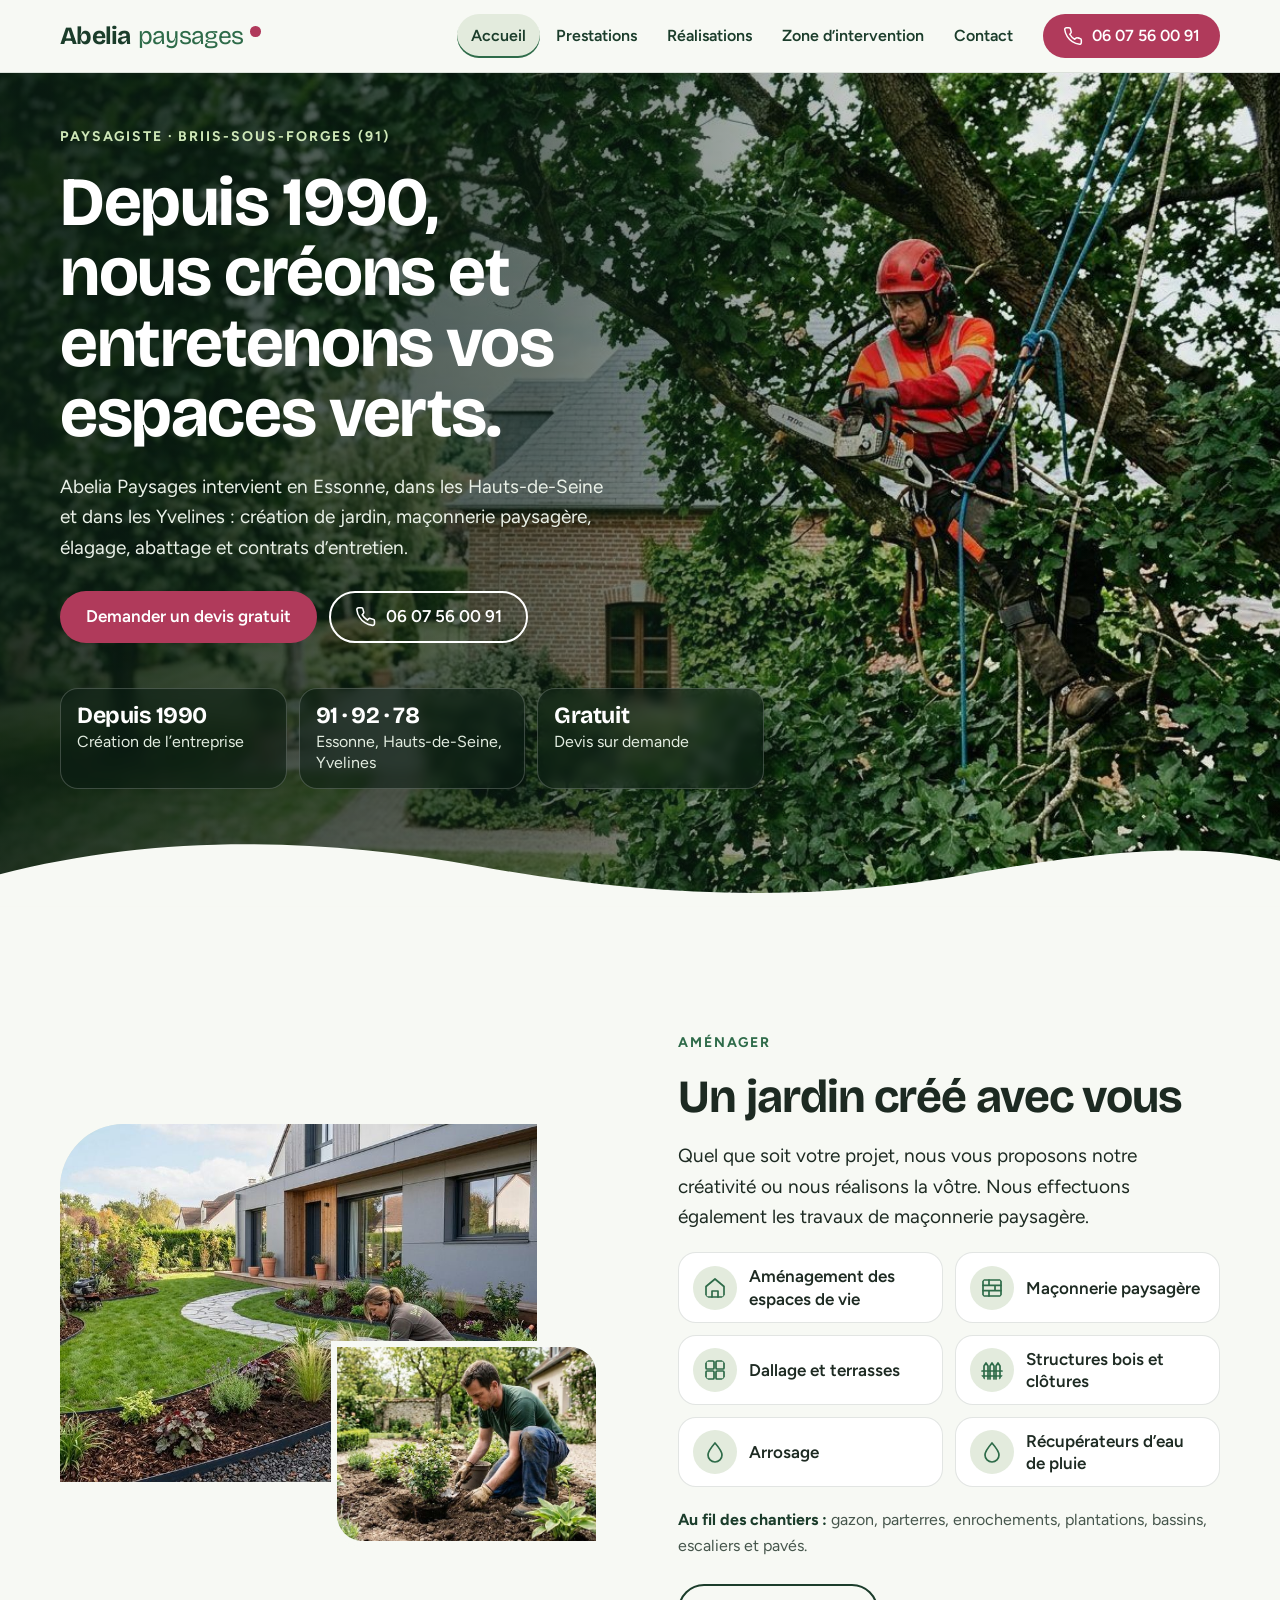
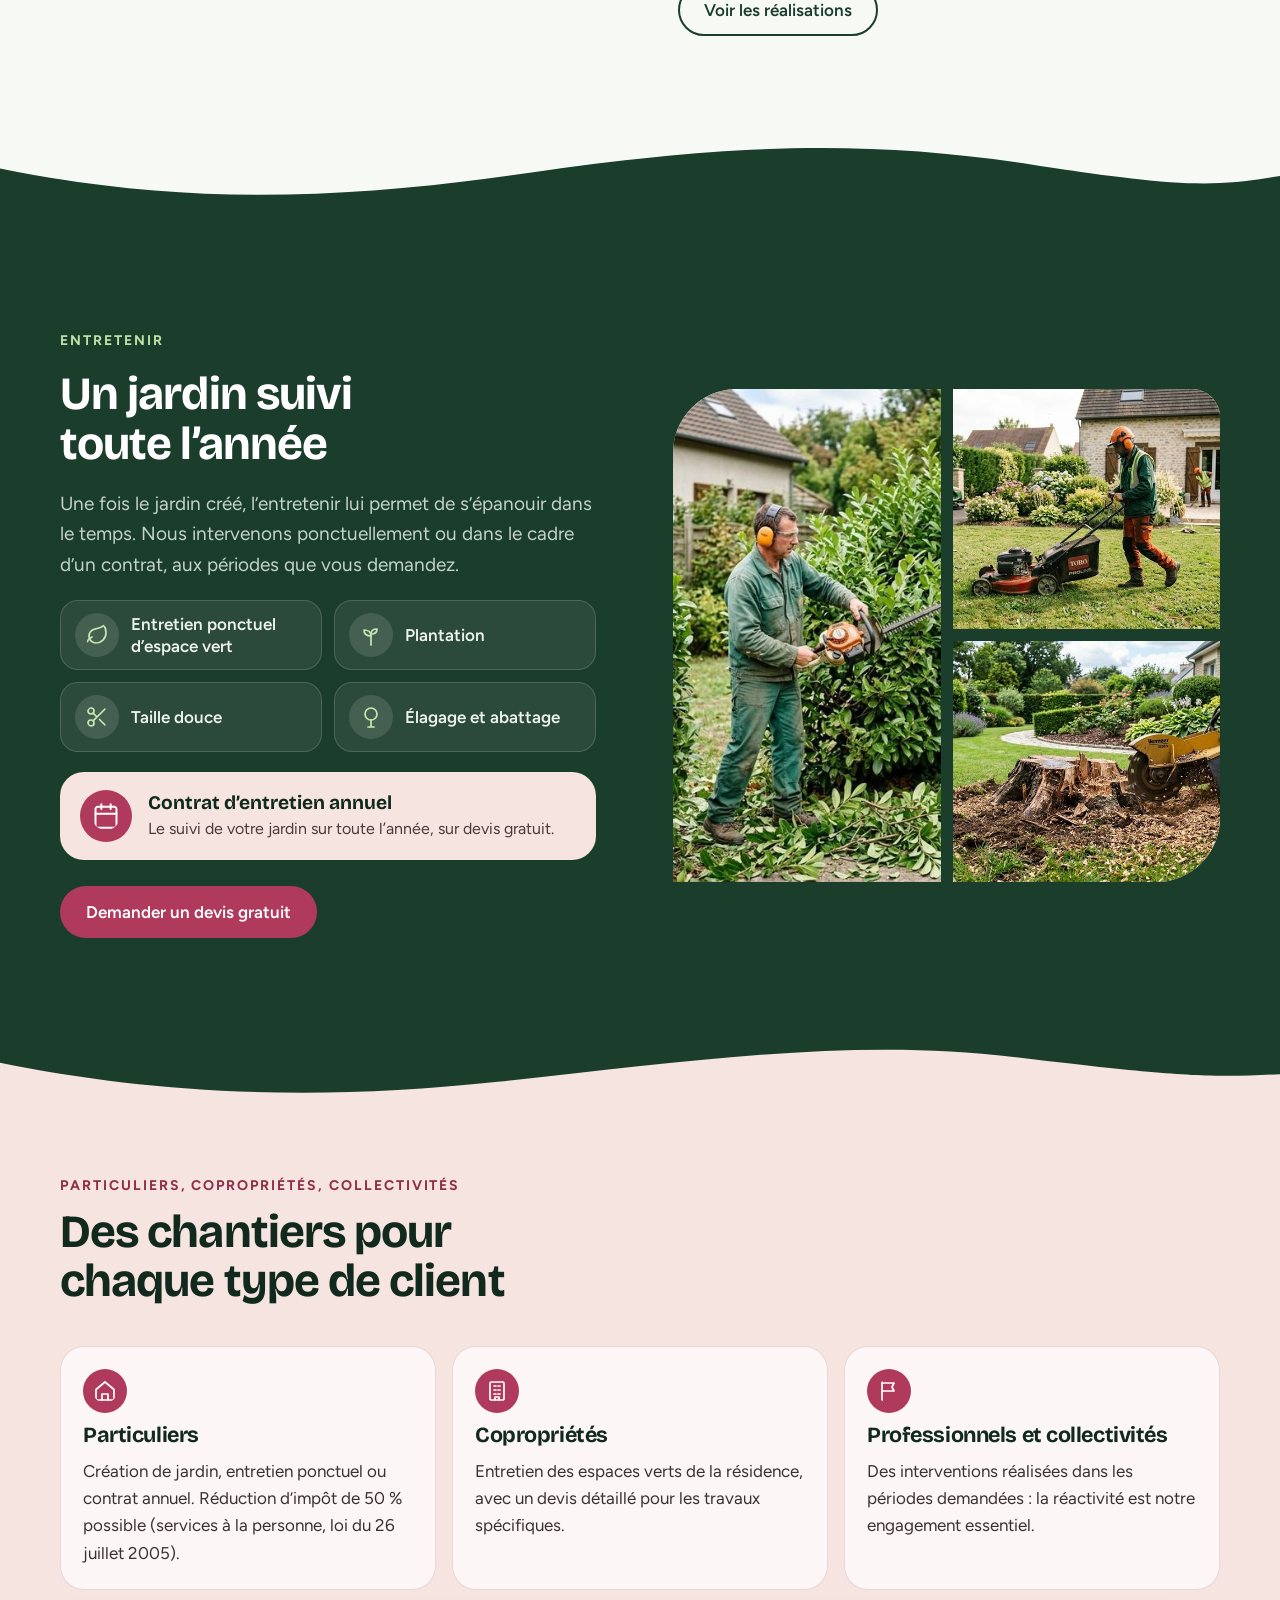
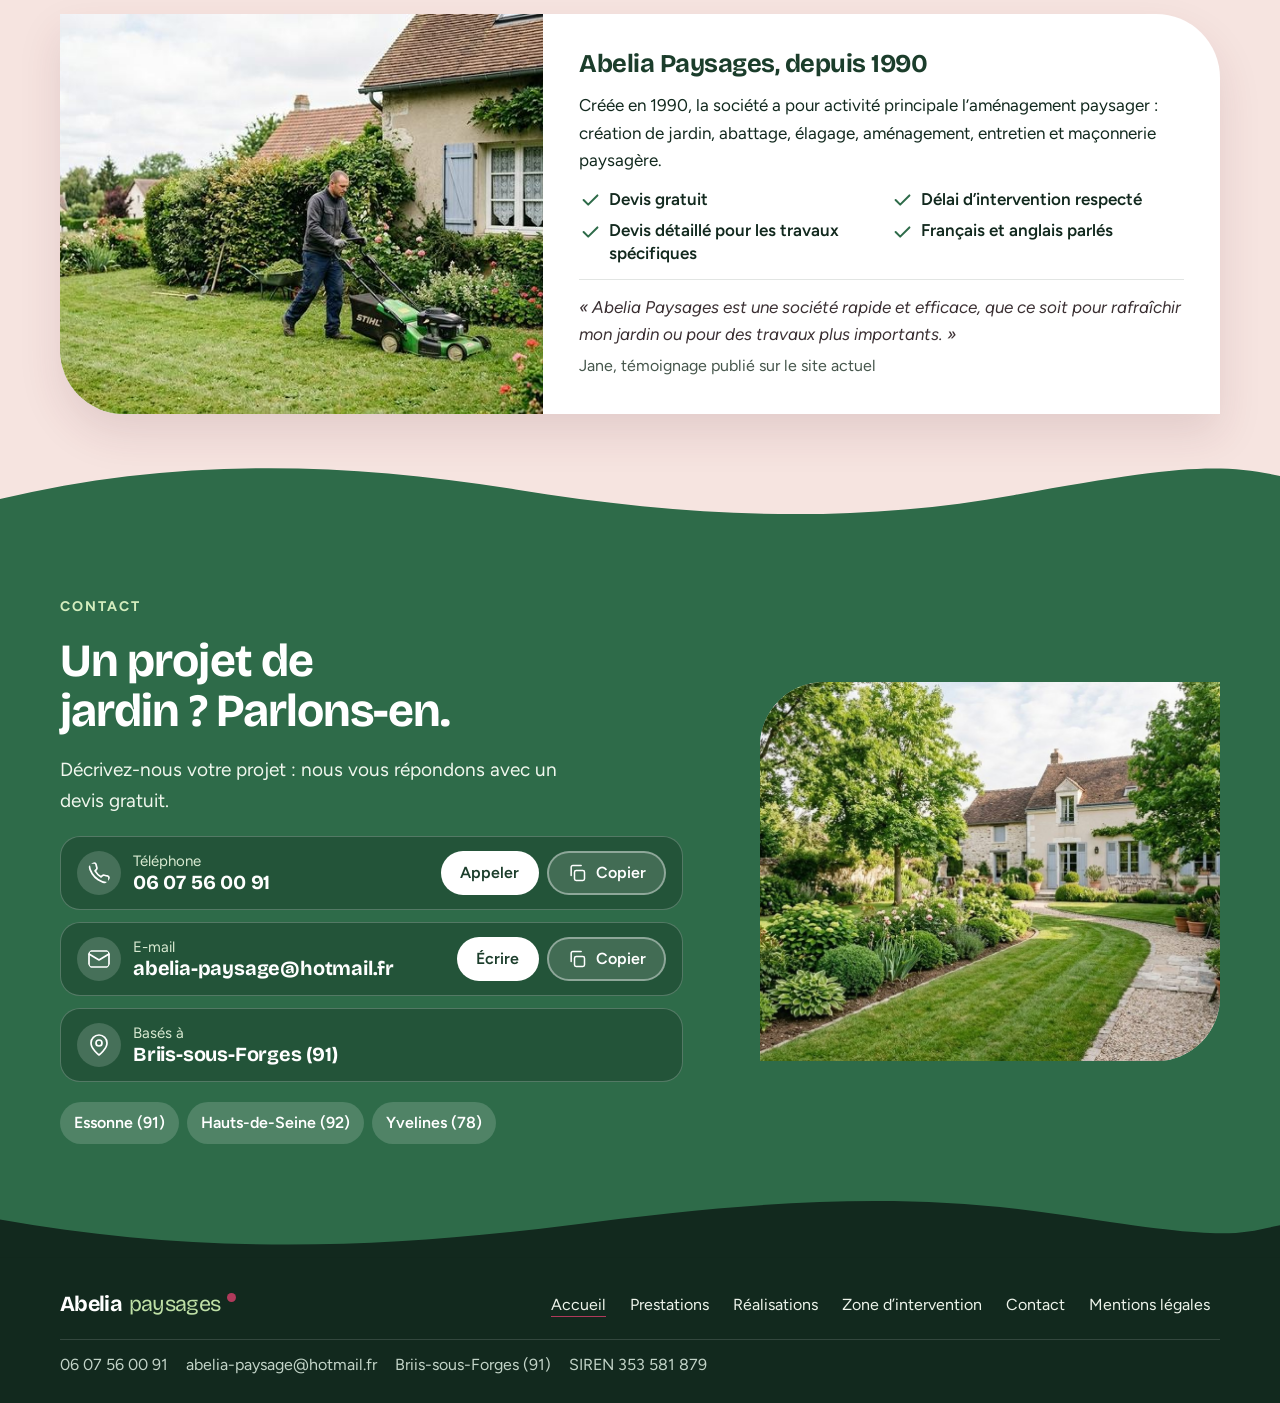
<file: index.html>
<!doctype html>
<html lang="fr">
<head>
<meta charset="utf-8">
<meta name="viewport" content="width=device-width,initial-scale=1">
<title>Abelia Paysages | Paysagiste à Briis-sous-Forges (91) depuis 1990</title>
<meta name="description" content="Abelia Paysages, paysagiste à Briis-sous-Forges (91) depuis 1990 : création de jardin, maçonnerie paysagère, entretien, élagage et abattage en Essonne, Hauts-de-Seine et Yvelines.">
<link rel="icon" href="favicon.svg" type="image/svg+xml">
<link rel="preconnect" href="https://fonts.googleapis.com">
<link rel="preconnect" href="https://fonts.gstatic.com" crossorigin>
<link rel="stylesheet" href="https://fonts.googleapis.com/css2?family=Bricolage+Grotesque:opsz,wght@12..96,400..800&amp;family=Figtree:wght@400;500;600;700&amp;display=swap">
<link rel="stylesheet" href="style.css">
</head>
<body>
<svg width="0" height="0" style="position:absolute" aria-hidden="true" focusable="false">
  <symbol id="i-phone" viewBox="0 0 24 24"><path d="M22 16.9v3a2 2 0 0 1-2.2 2 19.8 19.8 0 0 1-8.6-3.1 19.5 19.5 0 0 1-6-6A19.8 19.8 0 0 1 2.1 4.2 2 2 0 0 1 4.1 2h3a2 2 0 0 1 2 1.7c.1 1 .4 1.9.7 2.8a2 2 0 0 1-.5 2.1L8.1 9.9a16 16 0 0 0 6 6l1.3-1.3a2 2 0 0 1 2.1-.4c.9.3 1.8.6 2.8.7a2 2 0 0 1 1.7 2z"/></symbol>
  <symbol id="i-mail" viewBox="0 0 24 24"><rect x="2" y="4" width="20" height="16" rx="2"/><path d="m22 7-10 6L2 7"/></symbol>
  <symbol id="i-pin" viewBox="0 0 24 24"><path d="M20 10c0 6-8 12-8 12S4 16 4 10a8 8 0 0 1 16 0z"/><circle cx="12" cy="10" r="3"/></symbol>
  <symbol id="i-drop" viewBox="0 0 24 24"><path d="M12 22a7 7 0 0 0 7-7c0-4-7-12-7-12S5 11 5 15a7 7 0 0 0 7 7z"/></symbol>
  <symbol id="i-tree" viewBox="0 0 24 24"><circle cx="12" cy="9" r="6"/><path d="M12 15v7M9 22h6"/></symbol>
  <symbol id="i-sprout" viewBox="0 0 24 24"><path d="M12 22v-9"/><path d="M12 13c0-4-3-6-7-6 0 4 3 6 7 6z"/><path d="M12 11c0-3 2-5 6-5 0 3-2 5-6 5z"/></symbol>
  <symbol id="i-bricks" viewBox="0 0 24 24"><rect x="3" y="4" width="18" height="16" rx="1"/><path d="M3 9.3h18M3 14.7h18M9 4v5.3M15 9.3v5.4M9 14.7V20"/></symbol>
  <symbol id="i-tiles" viewBox="0 0 24 24"><rect x="3" y="3" width="8" height="8" rx="1"/><rect x="13" y="3" width="8" height="8" rx="1"/><rect x="3" y="13" width="8" height="8" rx="1"/><rect x="13" y="13" width="8" height="8" rx="1"/></symbol>
  <symbol id="i-fence" viewBox="0 0 24 24"><path d="M4 21V8l2-3 2 3v13M10 21V8l2-3 2 3v13M16 21V8l2-3 2 3v13M2 13h20M2 18h20"/></symbol>
  <symbol id="i-house" viewBox="0 0 24 24"><path d="M3 10.5 12 3l9 7.5V21H3z"/><path d="M9 21v-6h6v6"/></symbol>
  <symbol id="i-scissors" viewBox="0 0 24 24"><circle cx="6" cy="6" r="3"/><circle cx="6" cy="18" r="3"/><path d="M20 4 8.1 15.9M14.5 14.5 20 20M8.1 8.1 12 12"/></symbol>
  <symbol id="i-leaf" viewBox="0 0 24 24"><path d="M11 20A7 7 0 0 1 9.8 6.1C15.5 5 17 4.5 19 2c1 2 2 4.2 2 8 0 5.5-4.8 10-10 10z"/><path d="M2 21c0-3 1.9-5.6 5-7"/></symbol>
  <symbol id="i-cal" viewBox="0 0 24 24"><rect x="3" y="4" width="18" height="18" rx="2"/><path d="M16 2v4M8 2v4M3 10h18"/></symbol>
  <symbol id="i-check" viewBox="0 0 24 24"><path d="m5 12 5 5L20 7"/></symbol>
  <symbol id="i-copy" viewBox="0 0 24 24"><rect x="9" y="9" width="12" height="12" rx="2"/><path d="M5 15V5a2 2 0 0 1 2-2h10"/></symbol>
  <symbol id="i-arrow" viewBox="0 0 24 24"><path d="M5 12h14M13 6l6 6-6 6"/></symbol>
  <symbol id="i-building" viewBox="0 0 24 24"><rect x="5" y="3" width="14" height="18" rx="1"/><path d="M9 7h2M13 7h2M9 11h2M13 11h2M9 15h2M13 15h2M10 21v-3h4v3"/></symbol>
  <symbol id="i-flag" viewBox="0 0 24 24"><path d="M5 22V3M5 4h12l-2 4 2 4H5"/></symbol>
</svg>

<header class="hdr">
  <div class="wrap hdr__in">
    <a class="logo" href="https://webaunet.github.io/ABELIA-PAYSAGES/" aria-label="Abelia Paysages, accueil"><b>Abelia</b><span>paysages</span><i aria-hidden="true"></i></a>
    <nav class="nav" id="nav" aria-label="Navigation principale">
      <a href="index.html" aria-current="page">Accueil</a>
      <a href="prestations.html">Prestations</a>
      <a href="realisations.html">Réalisations</a>
      <a href="zone-intervention.html">Zone d’intervention</a>
      <a href="contact.html">Contact</a>
    </nav>
    <a class="btn btn--rose btn--sm hdr__cta" href="tel:+33607560091" aria-label="Appeler Abelia Paysages au 06 07 56 00 91">
      <svg class="ico" aria-hidden="true"><use href="#i-phone"/></svg><span class="cta-num">06 07 56 00 91</span><span class="cta-lbl">Appeler</span>
    </a>
    <button class="burger" id="burger" type="button" aria-expanded="false" aria-controls="nav" aria-label="Ouvrir le menu"><span></span></button>
  </div>
</header>

<main id="accueil">
  <!-- 1. Hero -->
  <section class="hero" aria-labelledby="h1">
    <img class="hero__img" src="images/hero-elagage-chene.jpg" width="1376" height="768" fetchpriority="high" alt="Un élagueur-grimpeur casqué, en tenue orange et encordé, tronçonne une branche dans un grand chêne au-dessus d’un jardin résidentiel.">
    <div class="wrap hero__in">
      <div class="hero__copy">
        <p class="eyebrow">Paysagiste · Briis-sous-Forges (91)</p>
        <h1 id="h1">Depuis 1990, nous créons et entretenons vos espaces verts.</h1>
        <p class="lead">Abelia Paysages intervient en Essonne, dans les Hauts-de-Seine et dans les Yvelines : création de jardin, maçonnerie paysagère, élagage, abattage et contrats d’entretien.</p>
        <div class="actions">
          <a class="btn btn--rose" href="#contact">Demander un devis gratuit</a>
          <a class="btn btn--line" href="tel:+33607560091"><svg class="ico" aria-hidden="true"><use href="#i-phone"/></svg>06 07 56 00 91</a>
        </div>
      </div>
      <ul class="facts" aria-label="L’entreprise en bref">
        <li class="fact"><b>Depuis 1990</b><span>Création de l’entreprise</span></li>
        <li class="fact"><b>91 · 92 · 78</b><span>Essonne, Hauts-de-Seine, Yvelines</span></li>
        <li class="fact"><b>Gratuit</b><span>Devis sur demande</span></li>
      </ul>
    </div>
    <svg class="wave" viewBox="0 0 1440 80" preserveAspectRatio="none" aria-hidden="true"><path d="M0 46C170 6 350 6 540 38s370 38 550 8 270-30 350-14V80H0z"/></svg>
  </section>

  <!-- 2. Aménager -->
  <section class="sec s-amenager" id="amenager" aria-labelledby="h-amenager">
    <div class="wrap split">
      <div class="stack">
        <figure class="photo stack__main" style="margin:0"><img src="images/creation-espace-vert.jpg" width="1000" height="545" loading="lazy" alt="Une paysagiste plante dans un massif bordé d’une allée de gravier et d’une pelouse aux contours courbes, devant une maison contemporaine."></figure>
        <figure class="photo stack__small" style="margin:0"><img src="images/plantation.jpg" width="800" height="437" loading="lazy" alt="Un jardinier met en terre un arbuste dans un massif, avec des gants de travail et une plante vivace à ses côtés."></figure>
      </div>
      <div class="copy">
        <p class="eyebrow">Aménager</p>
        <h2 id="h-amenager">Un jardin créé avec vous</h2>
        <p class="lead">Quel que soit votre projet, nous vous proposons notre créativité ou nous réalisons la vôtre. Nous effectuons également les travaux de maçonnerie paysagère.</p>
        <ul class="tiles">
          <li class="tile"><svg class="ico" aria-hidden="true"><use href="#i-house"/></svg>Aménagement des espaces de vie</li>
          <li class="tile"><svg class="ico" aria-hidden="true"><use href="#i-bricks"/></svg>Maçonnerie paysagère</li>
          <li class="tile"><svg class="ico" aria-hidden="true"><use href="#i-tiles"/></svg>Dallage et terrasses</li>
          <li class="tile"><svg class="ico" aria-hidden="true"><use href="#i-fence"/></svg>Structures bois et clôtures</li>
          <li class="tile"><svg class="ico" aria-hidden="true"><use href="#i-drop"/></svg>Arrosage</li>
          <li class="tile"><svg class="ico" aria-hidden="true"><use href="#i-drop"/></svg>Récupérateurs d’eau de pluie</li>
        </ul>
        <p class="also"><b>Au fil des chantiers :</b> gazon, parterres, enrochements, plantations, bassins, escaliers et pavés.</p>
        <div class="actions">
          <a class="btn btn--ink" href="realisations.html">Voir les réalisations</a>
        </div>
      </div>
    </div>
    <svg class="wave" viewBox="0 0 1440 80" preserveAspectRatio="none" aria-hidden="true"><path d="M0 40C200 78 380 74 600 44s380-34 560-8 210 22 280 12V80H0z"/></svg>
  </section>

  <!-- 3. Entretenir -->
  <section class="sec s-entretenir on-dark" id="entretenir" aria-labelledby="h-entretenir">
    <div class="wrap split">
      <div class="copy">
        <p class="eyebrow">Entretenir</p>
        <h2 id="h-entretenir">Un jardin suivi toute l’année</h2>
        <p class="lead">Une fois le jardin créé, l’entretenir lui permet de s’épanouir dans le temps. Nous intervenons ponctuellement ou dans le cadre d’un contrat, aux périodes que vous demandez.</p>
        <ul class="tiles">
          <li class="tile"><svg class="ico" aria-hidden="true"><use href="#i-leaf"/></svg>Entretien ponctuel d’espace vert</li>
          <li class="tile"><svg class="ico" aria-hidden="true"><use href="#i-sprout"/></svg>Plantation</li>
          <li class="tile"><svg class="ico" aria-hidden="true"><use href="#i-scissors"/></svg>Taille douce</li>
          <li class="tile"><svg class="ico" aria-hidden="true"><use href="#i-tree"/></svg>Élagage et abattage</li>
        </ul>
        <div class="contract">
          <svg class="ico" aria-hidden="true"><use href="#i-cal"/></svg>
          <div><b>Contrat d’entretien annuel</b><span>Le suivi de votre jardin sur toute l’année, sur devis gratuit.</span></div>
        </div>
        <div class="actions">
          <a class="btn btn--rose" href="#contact">Demander un devis gratuit</a>
        </div>
      </div>
      <div class="mosaic">
        <figure class="photo" style="margin:0"><img src="images/taille-haies.jpg" width="800" height="597" loading="lazy" alt="Un jardinier équipé d’un casque antibruit taille une haie de laurier au taille-haie, une maison en pierre en arrière-plan."></figure>
        <figure class="photo" style="margin:0"><img src="images/entretien-general.jpg" width="800" height="447" loading="lazy" alt="Un jardinier en tenue de protection tond une pelouse devant une maison en pierre ; des tondeuses autoportées attendent plus loin."></figure>
        <figure class="photo" style="margin:0"><img src="images/dessouchage.jpg" width="800" height="436" loading="lazy" alt="Une souche d’arbre est broyée par une machine jaune au milieu d’un jardin fleuri, un ouvrier en gilet jaune à côté."></figure>
      </div>
    </div>
    <svg class="wave" viewBox="0 0 1440 80" preserveAspectRatio="none" aria-hidden="true"><path d="M0 34c160 30 340 42 560 20s400-46 580-26 220 22 300 18V80H0z"/></svg>
  </section>

  <!-- 4. Pour qui / À propos -->
  <section class="sec s-pour" id="a-propos" aria-labelledby="h-pour">
    <div class="wrap">
      <div class="head">
        <p class="eyebrow">Particuliers, copropriétés, collectivités</p>
        <h2 id="h-pour">Des chantiers pour chaque type de client</h2>
      </div>
      <ul class="cards">
        <li class="card"><svg class="ico" aria-hidden="true"><use href="#i-house"/></svg><h3>Particuliers</h3><p>Création de jardin, entretien ponctuel ou contrat annuel. Réduction d’impôt de 50 % possible (services à la personne, loi du 26 juillet 2005).</p></li>
        <li class="card"><svg class="ico" aria-hidden="true"><use href="#i-building"/></svg><h3>Copropriétés</h3><p>Entretien des espaces verts de la résidence, avec un devis détaillé pour les travaux spécifiques.</p></li>
        <li class="card"><svg class="ico" aria-hidden="true"><use href="#i-flag"/></svg><h3>Professionnels et collectivités</h3><p>Des interventions réalisées dans les périodes demandées : la réactivité est notre engagement essentiel.</p></li>
      </ul>
      <article class="about">
        <figure class="photo" style="margin:0"><img src="images/tonte.jpg" width="800" height="447" loading="lazy" alt="Un jardinier tond une pelouse bordée de massifs fleuris, devant une maison aux volets bleus."></figure>
        <div class="about__body">
          <h3>Abelia Paysages, depuis 1990</h3>
          <p>Créée en 1990, la société a pour activité principale l’aménagement paysager : création de jardin, abattage, élagage, aménagement, entretien et maçonnerie paysagère.</p>
          <ul class="checks">
            <li><svg class="ico" aria-hidden="true"><use href="#i-check"/></svg>Devis gratuit</li>
            <li><svg class="ico" aria-hidden="true"><use href="#i-check"/></svg>Délai d’intervention respecté</li>
            <li><svg class="ico" aria-hidden="true"><use href="#i-check"/></svg>Devis détaillé pour les travaux spécifiques</li>
            <li><svg class="ico" aria-hidden="true"><use href="#i-check"/></svg>Français et anglais parlés</li>
          </ul>
          <blockquote class="quote">
            <p>« Abelia Paysages est une société rapide et efficace, que ce soit pour rafraîchir mon jardin ou pour des travaux plus importants. »</p>
            <footer>Jane, témoignage publié sur le site actuel</footer>
          </blockquote>
        </div>
      </article>
    </div>
    <svg class="wave" viewBox="0 0 1440 80" preserveAspectRatio="none" aria-hidden="true"><path d="M0 50C190 8 380 10 580 40s380 36 560 6 230-34 300-20V80H0z"/></svg>
  </section>

  <!-- 5. Contact -->
  <section class="sec s-contact on-dark" id="contact" aria-labelledby="h-contact" style="min-height:auto">
    <div class="wrap split">
      <div class="copy">
        <p class="eyebrow">Contact</p>
        <h2 id="h-contact">Un projet de jardin&nbsp;? Parlons-en.</h2>
        <p class="lead">Décrivez-nous votre projet : nous vous répondons avec un devis gratuit.</p>
        <div class="lines">
          <div class="line">
            <div class="line__id"><svg class="ico" aria-hidden="true"><use href="#i-phone"/></svg><div><small>Téléphone</small><strong id="tel-txt">06 07 56 00 91</strong></div></div>
            <div class="line__act">
              <a class="btn btn--white btn--sm" href="tel:+33607560091">Appeler</a>
              <button class="btn btn--glass btn--sm" type="button" data-copy="06 07 56 00 91" data-label="Copier"><svg class="ico" aria-hidden="true"><use href="#i-copy"/></svg><span>Copier</span></button>
            </div>
          </div>
          <div class="line">
            <div class="line__id"><svg class="ico" aria-hidden="true"><use href="#i-mail"/></svg><div><small>E-mail</small><strong>abelia-paysage@hotmail.fr</strong></div></div>
            <div class="line__act">
              <a class="btn btn--white btn--sm" href="mailto:abelia-paysage@hotmail.fr?subject=Demande%20de%20devis&amp;body=Bonjour%2C%0A%0AJe%20souhaite%20un%20devis%20pour%20%3A%0A%0ACommune%20%3A%0AT%C3%A9l%C3%A9phone%20%3A%0A">Écrire</a>
              <button class="btn btn--glass btn--sm" type="button" data-copy="abelia-paysage@hotmail.fr" data-label="Copier"><svg class="ico" aria-hidden="true"><use href="#i-copy"/></svg><span>Copier</span></button>
            </div>
          </div>
          <div class="line">
            <div class="line__id"><svg class="ico" aria-hidden="true"><use href="#i-pin"/></svg><div><small>Basés à</small><strong>Briis-sous-Forges (91)</strong></div></div>
          </div>
        </div>
        <ul class="zone" aria-label="Zone d’intervention">
          <li>Essonne (91)</li><li>Hauts-de-Seine (92)</li><li>Yvelines (78)</li>
        </ul>
      </div>
      <figure class="photo contact__ph" style="margin:0"><img src="images/entretien-jardin.jpg" width="1400" height="764" loading="lazy" alt="Un jardin soigné : allée de gravier bordée de massifs fleuris et d’une pelouse rayée, menant à une maison en pierre entourée d’arbres."></figure>
    </div>
    <svg class="wave" viewBox="0 0 1440 80" preserveAspectRatio="none" aria-hidden="true"><path d="M0 40C220 76 420 72 640 46s380-36 560-10 190 20 240 10V80H0z"/></svg>
  </section>
</main>

<footer class="ftr on-dark">
  <div class="wrap ftr__in">
    <a class="logo" href="https://webaunet.github.io/ABELIA-PAYSAGES/" aria-label="Abelia Paysages, accueil"><b>Abelia</b><span>paysages</span><i aria-hidden="true"></i></a>
    <nav class="ftr__links" aria-label="Liens du pied de page"><a href="index.html" aria-current="page">Accueil</a><a href="prestations.html">Prestations</a><a href="realisations.html">Réalisations</a><a href="zone-intervention.html">Zone d’intervention</a><a href="contact.html">Contact</a><a href="mentions-legales.html">Mentions légales</a></nav>
    <p class="ftr__meta"><span class="m-hide">06 07 56 00 91</span><span>abelia-paysage@hotmail.fr</span><span>Briis-sous-Forges (91)</span><span class="m-hide">SIREN 353 581 879</span></p>
  </div>
</footer>

<div class="toast" id="toast" role="status" aria-live="polite"></div>
<script src="script.js" defer></script>
</body>
</html>
</file>
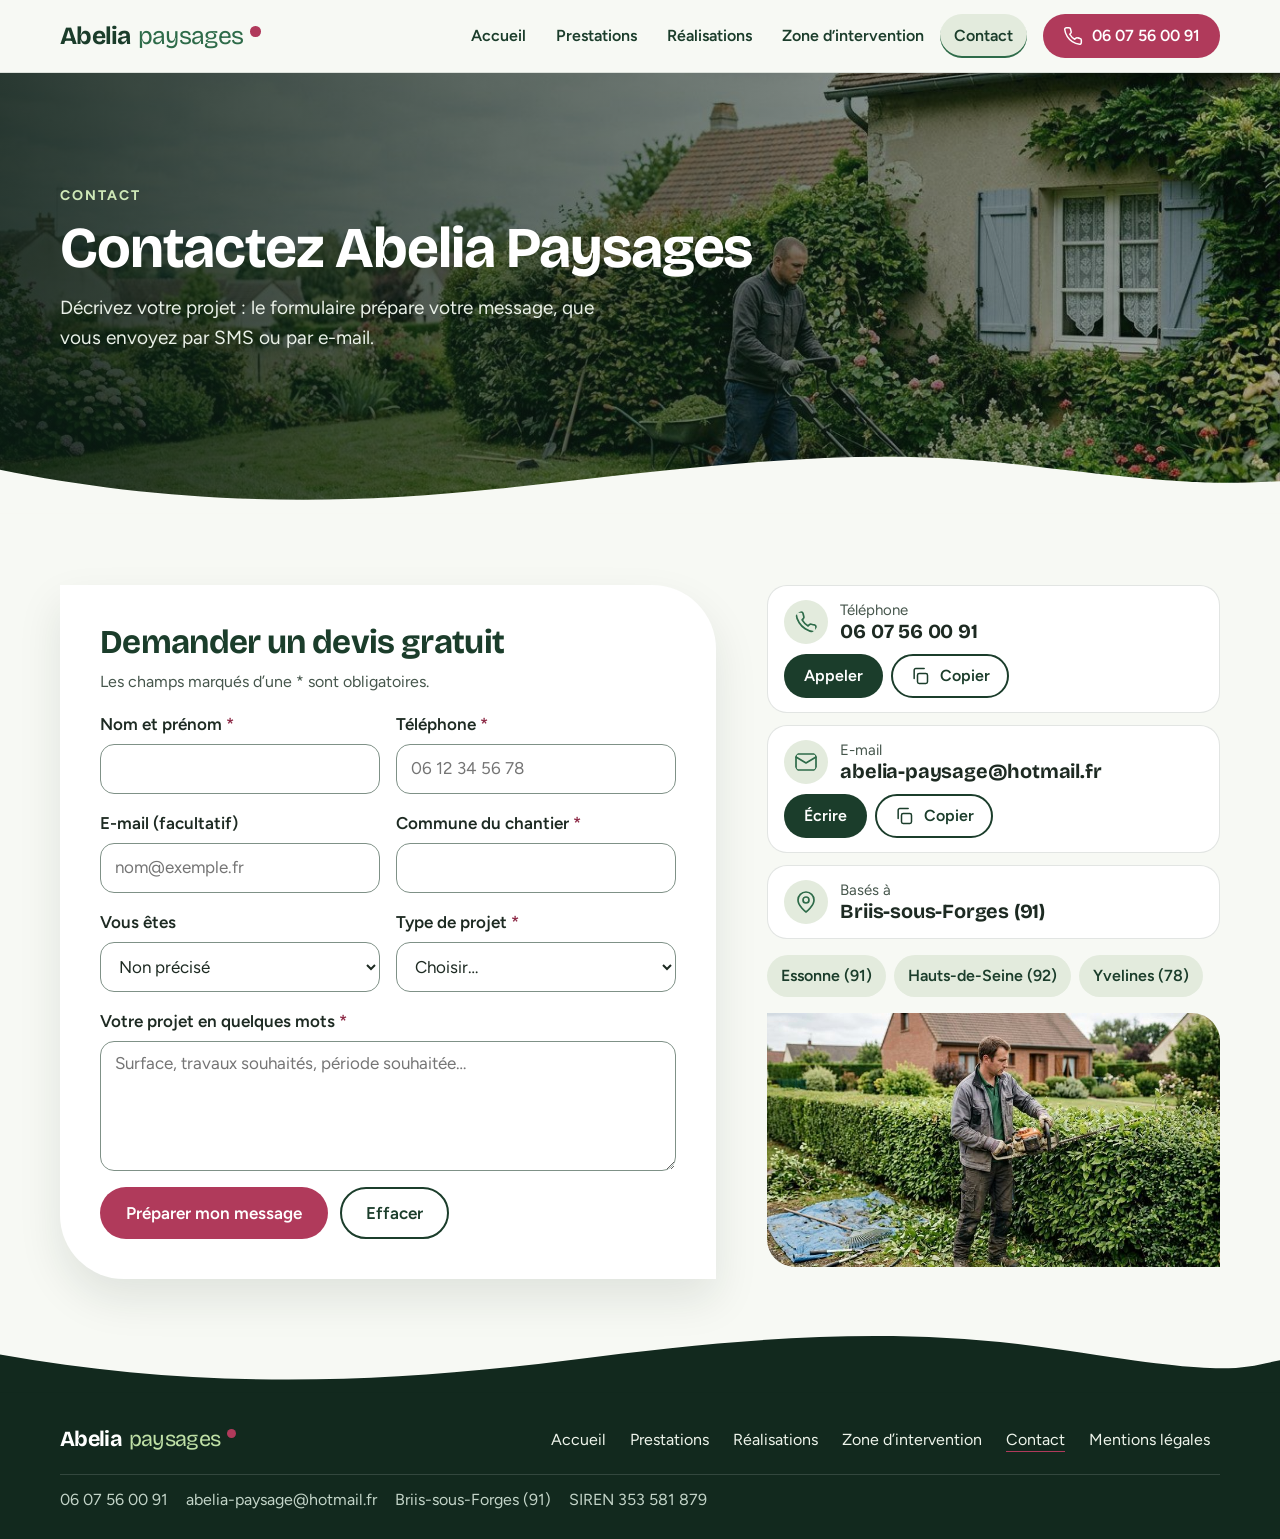
<file: contact.html>
<!doctype html>
<html lang="fr">
<head>
<meta charset="utf-8">
<meta name="viewport" content="width=device-width,initial-scale=1">
<title>Contact et devis gratuit | Abelia Paysages, Briis-sous-Forges (91)</title>
<meta name="description" content="Contactez Abelia Paysages, paysagiste à Briis-sous-Forges (91) : téléphone 06 07 56 00 91, e-mail ou formulaire de demande de devis gratuit.">
<link rel="icon" href="favicon.svg" type="image/svg+xml">
<link rel="preconnect" href="https://fonts.googleapis.com">
<link rel="preconnect" href="https://fonts.gstatic.com" crossorigin>
<link rel="stylesheet" href="https://fonts.googleapis.com/css2?family=Bricolage+Grotesque:opsz,wght@12..96,400..800&amp;family=Figtree:wght@400;500;600;700&amp;display=swap">
<link rel="stylesheet" href="style.css">
</head>
<body>
<svg width="0" height="0" style="position:absolute" aria-hidden="true" focusable="false">
  <symbol id="i-phone" viewBox="0 0 24 24"><path d="M22 16.9v3a2 2 0 0 1-2.2 2 19.8 19.8 0 0 1-8.6-3.1 19.5 19.5 0 0 1-6-6A19.8 19.8 0 0 1 2.1 4.2 2 2 0 0 1 4.1 2h3a2 2 0 0 1 2 1.7c.1 1 .4 1.9.7 2.8a2 2 0 0 1-.5 2.1L8.1 9.9a16 16 0 0 0 6 6l1.3-1.3a2 2 0 0 1 2.1-.4c.9.3 1.8.6 2.8.7a2 2 0 0 1 1.7 2z"/></symbol>
  <symbol id="i-mail" viewBox="0 0 24 24"><rect x="2" y="4" width="20" height="16" rx="2"/><path d="m22 7-10 6L2 7"/></symbol>
  <symbol id="i-pin" viewBox="0 0 24 24"><path d="M20 10c0 6-8 12-8 12S4 16 4 10a8 8 0 0 1 16 0z"/><circle cx="12" cy="10" r="3"/></symbol>
  <symbol id="i-drop" viewBox="0 0 24 24"><path d="M12 22a7 7 0 0 0 7-7c0-4-7-12-7-12S5 11 5 15a7 7 0 0 0 7 7z"/></symbol>
  <symbol id="i-tree" viewBox="0 0 24 24"><circle cx="12" cy="9" r="6"/><path d="M12 15v7M9 22h6"/></symbol>
  <symbol id="i-sprout" viewBox="0 0 24 24"><path d="M12 22v-9"/><path d="M12 13c0-4-3-6-7-6 0 4 3 6 7 6z"/><path d="M12 11c0-3 2-5 6-5 0 3-2 5-6 5z"/></symbol>
  <symbol id="i-bricks" viewBox="0 0 24 24"><rect x="3" y="4" width="18" height="16" rx="1"/><path d="M3 9.3h18M3 14.7h18M9 4v5.3M15 9.3v5.4M9 14.7V20"/></symbol>
  <symbol id="i-tiles" viewBox="0 0 24 24"><rect x="3" y="3" width="8" height="8" rx="1"/><rect x="13" y="3" width="8" height="8" rx="1"/><rect x="3" y="13" width="8" height="8" rx="1"/><rect x="13" y="13" width="8" height="8" rx="1"/></symbol>
  <symbol id="i-fence" viewBox="0 0 24 24"><path d="M4 21V8l2-3 2 3v13M10 21V8l2-3 2 3v13M16 21V8l2-3 2 3v13M2 13h20M2 18h20"/></symbol>
  <symbol id="i-house" viewBox="0 0 24 24"><path d="M3 10.5 12 3l9 7.5V21H3z"/><path d="M9 21v-6h6v6"/></symbol>
  <symbol id="i-scissors" viewBox="0 0 24 24"><circle cx="6" cy="6" r="3"/><circle cx="6" cy="18" r="3"/><path d="M20 4 8.1 15.9M14.5 14.5 20 20M8.1 8.1 12 12"/></symbol>
  <symbol id="i-leaf" viewBox="0 0 24 24"><path d="M11 20A7 7 0 0 1 9.8 6.1C15.5 5 17 4.5 19 2c1 2 2 4.2 2 8 0 5.5-4.8 10-10 10z"/><path d="M2 21c0-3 1.9-5.6 5-7"/></symbol>
  <symbol id="i-cal" viewBox="0 0 24 24"><rect x="3" y="4" width="18" height="18" rx="2"/><path d="M16 2v4M8 2v4M3 10h18"/></symbol>
  <symbol id="i-check" viewBox="0 0 24 24"><path d="m5 12 5 5L20 7"/></symbol>
  <symbol id="i-copy" viewBox="0 0 24 24"><rect x="9" y="9" width="12" height="12" rx="2"/><path d="M5 15V5a2 2 0 0 1 2-2h10"/></symbol>
  <symbol id="i-arrow" viewBox="0 0 24 24"><path d="M5 12h14M13 6l6 6-6 6"/></symbol>
  <symbol id="i-building" viewBox="0 0 24 24"><rect x="5" y="3" width="14" height="18" rx="1"/><path d="M9 7h2M13 7h2M9 11h2M13 11h2M9 15h2M13 15h2M10 21v-3h4v3"/></symbol>
  <symbol id="i-flag" viewBox="0 0 24 24"><path d="M5 22V3M5 4h12l-2 4 2 4H5"/></symbol>
</svg>

<header class="hdr">
  <div class="wrap hdr__in">
    <a class="logo" href="https://webaunet.github.io/ABELIA-PAYSAGES/" aria-label="Abelia Paysages, accueil"><b>Abelia</b><span>paysages</span><i aria-hidden="true"></i></a>
    <nav class="nav" id="nav" aria-label="Navigation principale">
      <a href="index.html">Accueil</a>
      <a href="prestations.html">Prestations</a>
      <a href="realisations.html">Réalisations</a>
      <a href="zone-intervention.html">Zone d’intervention</a>
      <a href="contact.html" aria-current="page">Contact</a>
    </nav>
    <a class="btn btn--rose btn--sm hdr__cta" href="tel:+33607560091" aria-label="Appeler Abelia Paysages au 06 07 56 00 91">
      <svg class="ico" aria-hidden="true"><use href="#i-phone"/></svg><span class="cta-num">06 07 56 00 91</span><span class="cta-lbl">Appeler</span>
    </a>
    <button class="burger" id="burger" type="button" aria-expanded="false" aria-controls="nav" aria-label="Ouvrir le menu"><span></span></button>
  </div>
</header>

<main>
  <section class="banner" style="--next:var(--paper)" aria-labelledby="h1">
    <img src="images/tonte-banniere.jpg" width="1376" height="768" fetchpriority="high" style="object-position:60% 42%" alt="Un jardinier tond une pelouse bordée de massifs fleuris, devant une maison aux volets bleus.">
    <div class="wrap">
      <p class="eyebrow">Contact</p>
      <h1 id="h1">Contactez Abelia Paysages</h1>
      <p class="lead" style="max-width:36rem">Décrivez votre projet : le formulaire prépare votre message, que vous envoyez par SMS ou par e-mail.</p>
    </div>
    <svg class="wave" viewBox="0 0 1440 80" preserveAspectRatio="none" aria-hidden="true"><path d="M0 34c160 30 340 42 560 20s400-46 580-26 220 22 300 18V80H0z"/></svg>
  </section>

  <section class="sec bg-paper" id="formulaire" style="min-height:auto;--next:var(--ink)" aria-labelledby="h-f">
    <div class="wrap formwrap">
      <form class="form" id="devis" novalidate>
        <h2 id="h-f">Demander un devis gratuit</h2>
        <p class="note">Les champs marqués d’une * sont obligatoires.</p>
        <div class="field"><label for="f-nom">Nom et prénom <i aria-hidden="true">*</i></label><input class="input" id="f-nom" name="nom" type="text" autocomplete="name" required aria-describedby="err-nom" placeholder=""><p class="err" id="err-nom" aria-live="polite"></p></div>
        <div class="field"><label for="f-tel">Téléphone <i aria-hidden="true">*</i></label><input class="input" id="f-tel" name="tel" type="tel" autocomplete="tel" inputmode="tel" required aria-describedby="err-tel" placeholder="06 12 34 56 78"><p class="err" id="err-tel" aria-live="polite"></p></div>
        <div class="field"><label for="f-email">E-mail (facultatif)</label><input class="input" id="f-email" name="email" type="email" autocomplete="email" inputmode="email" aria-describedby="err-email" placeholder="nom@exemple.fr"><p class="err" id="err-email" aria-live="polite"></p></div>
        <div class="field"><label for="f-commune">Commune du chantier <i aria-hidden="true">*</i></label><input class="input" id="f-commune" name="commune" type="text" autocomplete="address-level2" required aria-describedby="err-commune" placeholder=""><p class="err" id="err-commune" aria-live="polite"></p></div>
        <div class="field"><label for="f-client">Vous êtes</label>
          <select class="input" id="f-client" name="client"><option value="">Non précisé</option><option>Particulier</option><option>Copropriété</option><option>Professionnel</option><option>Collectivité</option></select></div>
        <div class="field"><label for="f-projet">Type de projet <i aria-hidden="true">*</i></label>
          <select class="input" id="f-projet" name="projet" required aria-describedby="err-projet"><option value="">Choisir…</option><option>Création de jardin</option><option>Maçonnerie paysagère</option><option>Entretien ponctuel</option><option>Contrat d’entretien annuel</option><option>Plantation</option><option>Élagage ou abattage</option><option>Autre demande</option></select>
          <p class="err" id="err-projet" aria-live="polite"></p></div>
        <div class="field full"><label for="f-message">Votre projet en quelques mots <i aria-hidden="true">*</i></label>
          <textarea class="input" id="f-message" name="message" required aria-describedby="err-message" placeholder="Surface, travaux souhaités, période souhaitée…"></textarea><p class="err" id="err-message" aria-live="polite"></p></div>
        <div class="form__act"><button class="btn btn--rose" type="submit">Préparer mon message</button><button class="btn btn--ink" type="reset">Effacer</button></div>
        <div class="recap" id="recap" hidden>
          <h3>Votre message est prêt</h3>
          <label class="sr" for="recap-txt">Récapitulatif de la demande</label>
          <textarea id="recap-txt" readonly></textarea>
          <div class="recap__act">
            <a class="btn btn--rose" id="act-sms" href="sms:+33607560091">Envoyer par SMS</a>
            <button class="btn btn--ink" type="button" id="act-copy"><svg class="ico" aria-hidden="true"><use href="#i-copy"/></svg><span>Copier le message</span></button>
            <a class="btn btn--ink" href="tel:+33607560091"><svg class="ico" aria-hidden="true"><use href="#i-phone"/></svg>Appeler</a>
            <a class="btn btn--ink" id="act-mail" href="mailto:abelia-paysage@hotmail.fr"><svg class="ico" aria-hidden="true"><use href="#i-mail"/></svg>Envoyer par e-mail</a>
          </div>
          <p>Rien n’est transmis automatiquement : le message part depuis votre téléphone ou votre messagerie, quand vous le décidez.</p>
        </div>
      </form>
      <aside class="aside" aria-label="Coordonnées">
        <div class="lines lines--light">
          <div class="line"><div class="line__id"><svg class="ico" aria-hidden="true"><use href="#i-phone"/></svg><div><small>Téléphone</small><strong>06 07 56 00 91</strong></div></div>
            <div class="line__act"><a class="btn btn--white btn--sm" href="tel:+33607560091">Appeler</a><button class="btn btn--glass btn--sm" type="button" data-copy="06 07 56 00 91" data-label="Copier"><svg class="ico" aria-hidden="true"><use href="#i-copy"/></svg><span>Copier</span></button></div></div>
          <div class="line"><div class="line__id"><svg class="ico" aria-hidden="true"><use href="#i-mail"/></svg><div><small>E-mail</small><strong>abelia-paysage@hotmail.fr</strong></div></div>
            <div class="line__act"><a class="btn btn--white btn--sm" href="mailto:abelia-paysage@hotmail.fr">Écrire</a><button class="btn btn--glass btn--sm" type="button" data-copy="abelia-paysage@hotmail.fr" data-label="Copier"><svg class="ico" aria-hidden="true"><use href="#i-copy"/></svg><span>Copier</span></button></div></div>
          <div class="line"><div class="line__id"><svg class="ico" aria-hidden="true"><use href="#i-pin"/></svg><div><small>Basés à</small><strong>Briis-sous-Forges (91)</strong></div></div></div>
        </div>
        <ul class="zone" aria-label="Zone d’intervention"><li>Essonne (91)</li><li>Hauts-de-Seine (92)</li><li>Yvelines (78)</li></ul>
        <figure class="photo"><img src="images/taille-haies-2.jpg" width="800" height="436" loading="lazy" style="object-position:50% 50%" alt="Un jardinier taille une longue haie de charmille au taille-haie, devant une maison en brique rouge."></figure>
      </aside>
    </div>
    <svg class="wave" viewBox="0 0 1440 80" preserveAspectRatio="none" aria-hidden="true"><path d="M0 40C220 76 420 72 640 46s380-36 560-10 190 20 240 10V80H0z"/></svg>
  </section>
</main>

<footer class="ftr on-dark">
  <div class="wrap ftr__in">
    <a class="logo" href="https://webaunet.github.io/ABELIA-PAYSAGES/" aria-label="Abelia Paysages, accueil"><b>Abelia</b><span>paysages</span><i aria-hidden="true"></i></a>
    <nav class="ftr__links" aria-label="Liens du pied de page"><a href="index.html">Accueil</a><a href="prestations.html">Prestations</a><a href="realisations.html">Réalisations</a><a href="zone-intervention.html">Zone d’intervention</a><a href="contact.html" aria-current="page">Contact</a><a href="mentions-legales.html">Mentions légales</a></nav>
    <p class="ftr__meta"><span class="m-hide">06 07 56 00 91</span><span>abelia-paysage@hotmail.fr</span><span>Briis-sous-Forges (91)</span><span class="m-hide">SIREN 353 581 879</span></p>
  </div>
</footer>

<div class="toast" id="toast" role="status" aria-live="polite"></div>
<script src="script.js" defer></script>
</body>
</html>
</file>
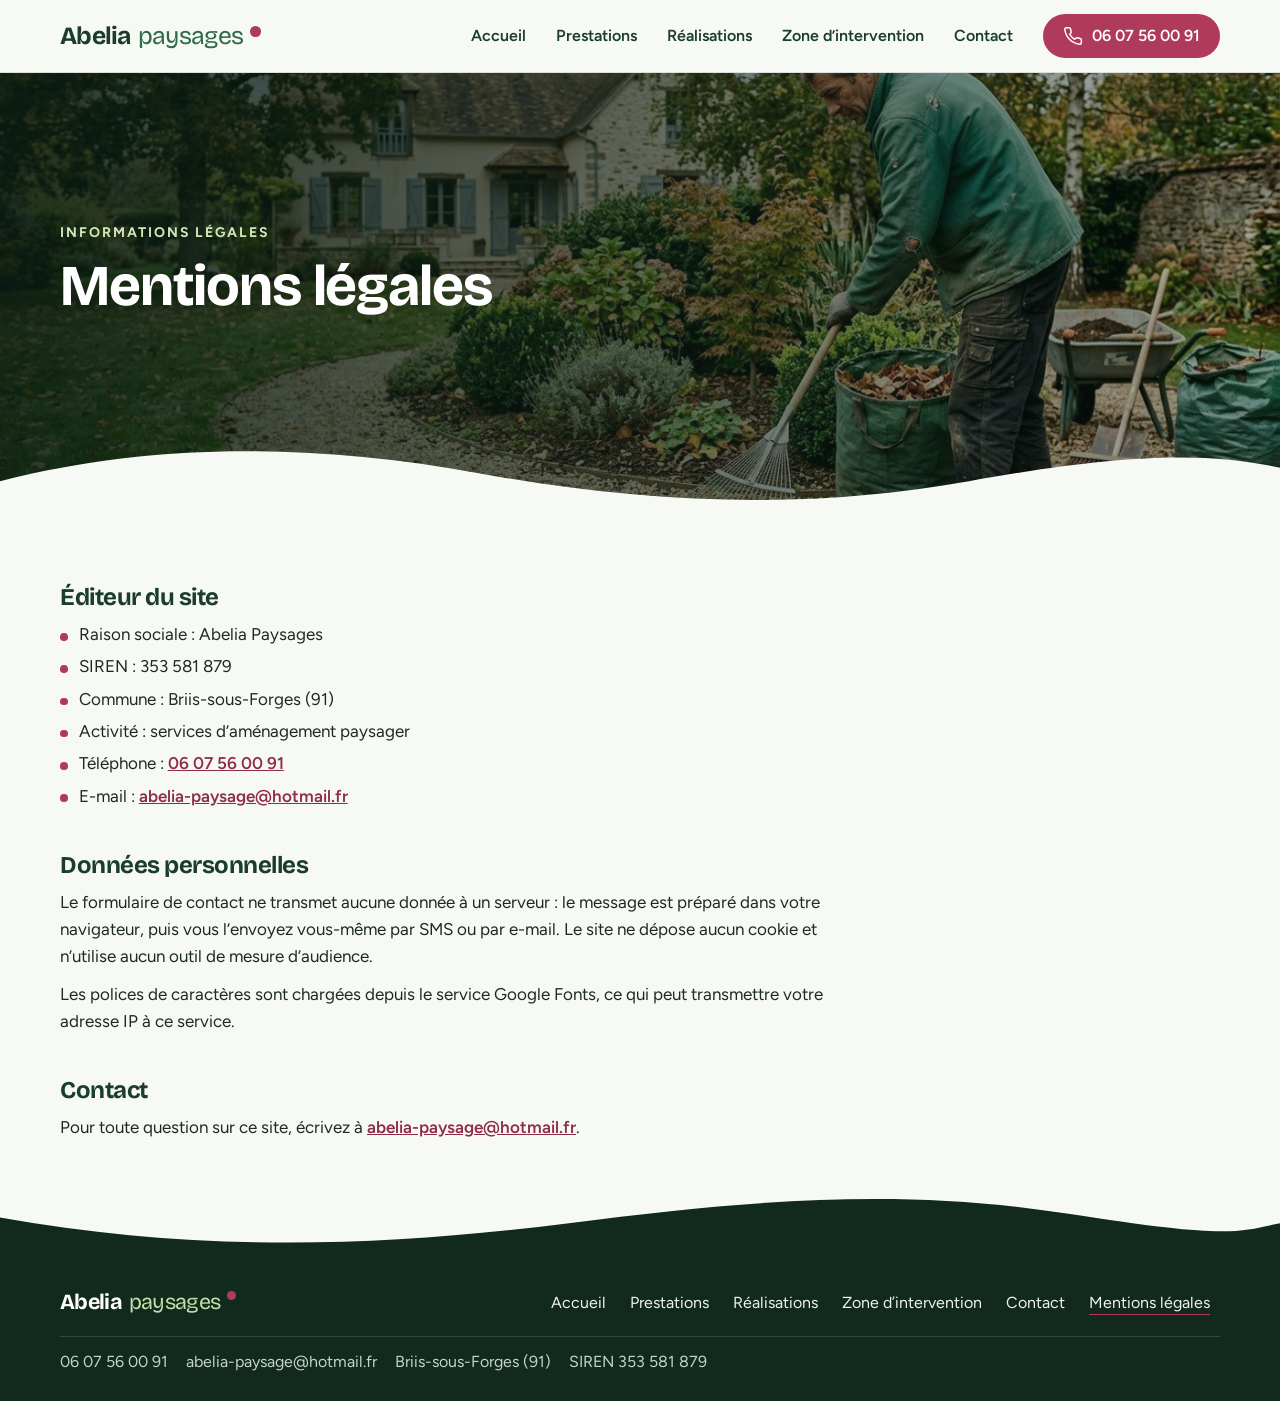
<file: mentions-legales.html>
<!doctype html>
<html lang="fr">
<head>
<meta charset="utf-8">
<meta name="viewport" content="width=device-width,initial-scale=1">
<title>Mentions légales | Abelia Paysages, Briis-sous-Forges (91)</title>
<meta name="description" content="Mentions légales du site d’Abelia Paysages, paysagiste à Briis-sous-Forges (91) : éditeur, SIREN, contact et données personnelles.">
<link rel="icon" href="favicon.svg" type="image/svg+xml">
<link rel="preconnect" href="https://fonts.googleapis.com">
<link rel="preconnect" href="https://fonts.gstatic.com" crossorigin>
<link rel="stylesheet" href="https://fonts.googleapis.com/css2?family=Bricolage+Grotesque:opsz,wght@12..96,400..800&amp;family=Figtree:wght@400;500;600;700&amp;display=swap">
<link rel="stylesheet" href="style.css">
</head>
<body>
<svg width="0" height="0" style="position:absolute" aria-hidden="true" focusable="false">
  <symbol id="i-phone" viewBox="0 0 24 24"><path d="M22 16.9v3a2 2 0 0 1-2.2 2 19.8 19.8 0 0 1-8.6-3.1 19.5 19.5 0 0 1-6-6A19.8 19.8 0 0 1 2.1 4.2 2 2 0 0 1 4.1 2h3a2 2 0 0 1 2 1.7c.1 1 .4 1.9.7 2.8a2 2 0 0 1-.5 2.1L8.1 9.9a16 16 0 0 0 6 6l1.3-1.3a2 2 0 0 1 2.1-.4c.9.3 1.8.6 2.8.7a2 2 0 0 1 1.7 2z"/></symbol>
  <symbol id="i-mail" viewBox="0 0 24 24"><rect x="2" y="4" width="20" height="16" rx="2"/><path d="m22 7-10 6L2 7"/></symbol>
  <symbol id="i-pin" viewBox="0 0 24 24"><path d="M20 10c0 6-8 12-8 12S4 16 4 10a8 8 0 0 1 16 0z"/><circle cx="12" cy="10" r="3"/></symbol>
  <symbol id="i-drop" viewBox="0 0 24 24"><path d="M12 22a7 7 0 0 0 7-7c0-4-7-12-7-12S5 11 5 15a7 7 0 0 0 7 7z"/></symbol>
  <symbol id="i-tree" viewBox="0 0 24 24"><circle cx="12" cy="9" r="6"/><path d="M12 15v7M9 22h6"/></symbol>
  <symbol id="i-sprout" viewBox="0 0 24 24"><path d="M12 22v-9"/><path d="M12 13c0-4-3-6-7-6 0 4 3 6 7 6z"/><path d="M12 11c0-3 2-5 6-5 0 3-2 5-6 5z"/></symbol>
  <symbol id="i-bricks" viewBox="0 0 24 24"><rect x="3" y="4" width="18" height="16" rx="1"/><path d="M3 9.3h18M3 14.7h18M9 4v5.3M15 9.3v5.4M9 14.7V20"/></symbol>
  <symbol id="i-tiles" viewBox="0 0 24 24"><rect x="3" y="3" width="8" height="8" rx="1"/><rect x="13" y="3" width="8" height="8" rx="1"/><rect x="3" y="13" width="8" height="8" rx="1"/><rect x="13" y="13" width="8" height="8" rx="1"/></symbol>
  <symbol id="i-fence" viewBox="0 0 24 24"><path d="M4 21V8l2-3 2 3v13M10 21V8l2-3 2 3v13M16 21V8l2-3 2 3v13M2 13h20M2 18h20"/></symbol>
  <symbol id="i-house" viewBox="0 0 24 24"><path d="M3 10.5 12 3l9 7.5V21H3z"/><path d="M9 21v-6h6v6"/></symbol>
  <symbol id="i-scissors" viewBox="0 0 24 24"><circle cx="6" cy="6" r="3"/><circle cx="6" cy="18" r="3"/><path d="M20 4 8.1 15.9M14.5 14.5 20 20M8.1 8.1 12 12"/></symbol>
  <symbol id="i-leaf" viewBox="0 0 24 24"><path d="M11 20A7 7 0 0 1 9.8 6.1C15.5 5 17 4.5 19 2c1 2 2 4.2 2 8 0 5.5-4.8 10-10 10z"/><path d="M2 21c0-3 1.9-5.6 5-7"/></symbol>
  <symbol id="i-cal" viewBox="0 0 24 24"><rect x="3" y="4" width="18" height="18" rx="2"/><path d="M16 2v4M8 2v4M3 10h18"/></symbol>
  <symbol id="i-check" viewBox="0 0 24 24"><path d="m5 12 5 5L20 7"/></symbol>
  <symbol id="i-copy" viewBox="0 0 24 24"><rect x="9" y="9" width="12" height="12" rx="2"/><path d="M5 15V5a2 2 0 0 1 2-2h10"/></symbol>
  <symbol id="i-arrow" viewBox="0 0 24 24"><path d="M5 12h14M13 6l6 6-6 6"/></symbol>
  <symbol id="i-building" viewBox="0 0 24 24"><rect x="5" y="3" width="14" height="18" rx="1"/><path d="M9 7h2M13 7h2M9 11h2M13 11h2M9 15h2M13 15h2M10 21v-3h4v3"/></symbol>
  <symbol id="i-flag" viewBox="0 0 24 24"><path d="M5 22V3M5 4h12l-2 4 2 4H5"/></symbol>
</svg>

<header class="hdr">
  <div class="wrap hdr__in">
    <a class="logo" href="https://webaunet.github.io/ABELIA-PAYSAGES/" aria-label="Abelia Paysages, accueil"><b>Abelia</b><span>paysages</span><i aria-hidden="true"></i></a>
    <nav class="nav" id="nav" aria-label="Navigation principale">
      <a href="index.html">Accueil</a>
      <a href="prestations.html">Prestations</a>
      <a href="realisations.html">Réalisations</a>
      <a href="zone-intervention.html">Zone d’intervention</a>
      <a href="contact.html">Contact</a>
    </nav>
    <a class="btn btn--rose btn--sm hdr__cta" href="tel:+33607560091" aria-label="Appeler Abelia Paysages au 06 07 56 00 91">
      <svg class="ico" aria-hidden="true"><use href="#i-phone"/></svg><span class="cta-num">06 07 56 00 91</span><span class="cta-lbl">Appeler</span>
    </a>
    <button class="burger" id="burger" type="button" aria-expanded="false" aria-controls="nav" aria-label="Ouvrir le menu"><span></span></button>
  </div>
</header>

<main>
  <section class="banner" style="--next:var(--paper)" aria-labelledby="h1">
    <img src="images/feuilles-banniere.jpg" width="1400" height="764" fetchpriority="high" style="object-position:62% 50%" alt="Un jardinier ratisse des feuilles mortes dans une allée de gravier, avec des sacs de déchets verts à ses pieds.">
    <div class="wrap"><p class="eyebrow">Informations légales</p><h1 id="h1">Mentions légales</h1></div>
    <svg class="wave" viewBox="0 0 1440 80" preserveAspectRatio="none" aria-hidden="true"><path d="M0 46C170 6 350 6 540 38s370 38 550 8 270-30 350-14V80H0z"/></svg>
  </section>
  <section class="sec bg-paper" style="min-height:auto;--next:var(--ink)" aria-label="Mentions légales">
    <div class="wrap"><div class="legal">
      <h2>Éditeur du site</h2>
      <ul><li>Raison sociale : Abelia Paysages</li><li>SIREN : 353 581 879</li><li>Commune : Briis-sous-Forges (91)</li><li>Activité : services d’aménagement paysager</li><li>Téléphone : <a href="tel:+33607560091">06 07 56 00 91</a></li><li>E-mail : <a href="mailto:abelia-paysage@hotmail.fr">abelia-paysage@hotmail.fr</a></li></ul>
      <h2>Données personnelles</h2>
      <p>Le formulaire de contact ne transmet aucune donnée à un serveur : le message est préparé dans votre navigateur, puis vous l’envoyez vous-même par SMS ou par e-mail. Le site ne dépose aucun cookie et n’utilise aucun outil de mesure d’audience.</p>
      <p>Les polices de caractères sont chargées depuis le service Google Fonts, ce qui peut transmettre votre adresse IP à ce service.</p>
      <h2>Contact</h2>
      <p>Pour toute question sur ce site, écrivez à <a href="mailto:abelia-paysage@hotmail.fr">abelia-paysage@hotmail.fr</a>.</p>
    </div></div>
    <svg class="wave" viewBox="0 0 1440 80" preserveAspectRatio="none" aria-hidden="true"><path d="M0 40C220 76 420 72 640 46s380-36 560-10 190 20 240 10V80H0z"/></svg>
  </section>
</main>

<footer class="ftr on-dark">
  <div class="wrap ftr__in">
    <a class="logo" href="https://webaunet.github.io/ABELIA-PAYSAGES/" aria-label="Abelia Paysages, accueil"><b>Abelia</b><span>paysages</span><i aria-hidden="true"></i></a>
    <nav class="ftr__links" aria-label="Liens du pied de page"><a href="index.html">Accueil</a><a href="prestations.html">Prestations</a><a href="realisations.html">Réalisations</a><a href="zone-intervention.html">Zone d’intervention</a><a href="contact.html">Contact</a><a href="mentions-legales.html" aria-current="page">Mentions légales</a></nav>
    <p class="ftr__meta"><span class="m-hide">06 07 56 00 91</span><span>abelia-paysage@hotmail.fr</span><span>Briis-sous-Forges (91)</span><span class="m-hide">SIREN 353 581 879</span></p>
  </div>
</footer>

<div class="toast" id="toast" role="status" aria-live="polite"></div>
<script src="script.js" defer></script>
</body>
</html>
</file>
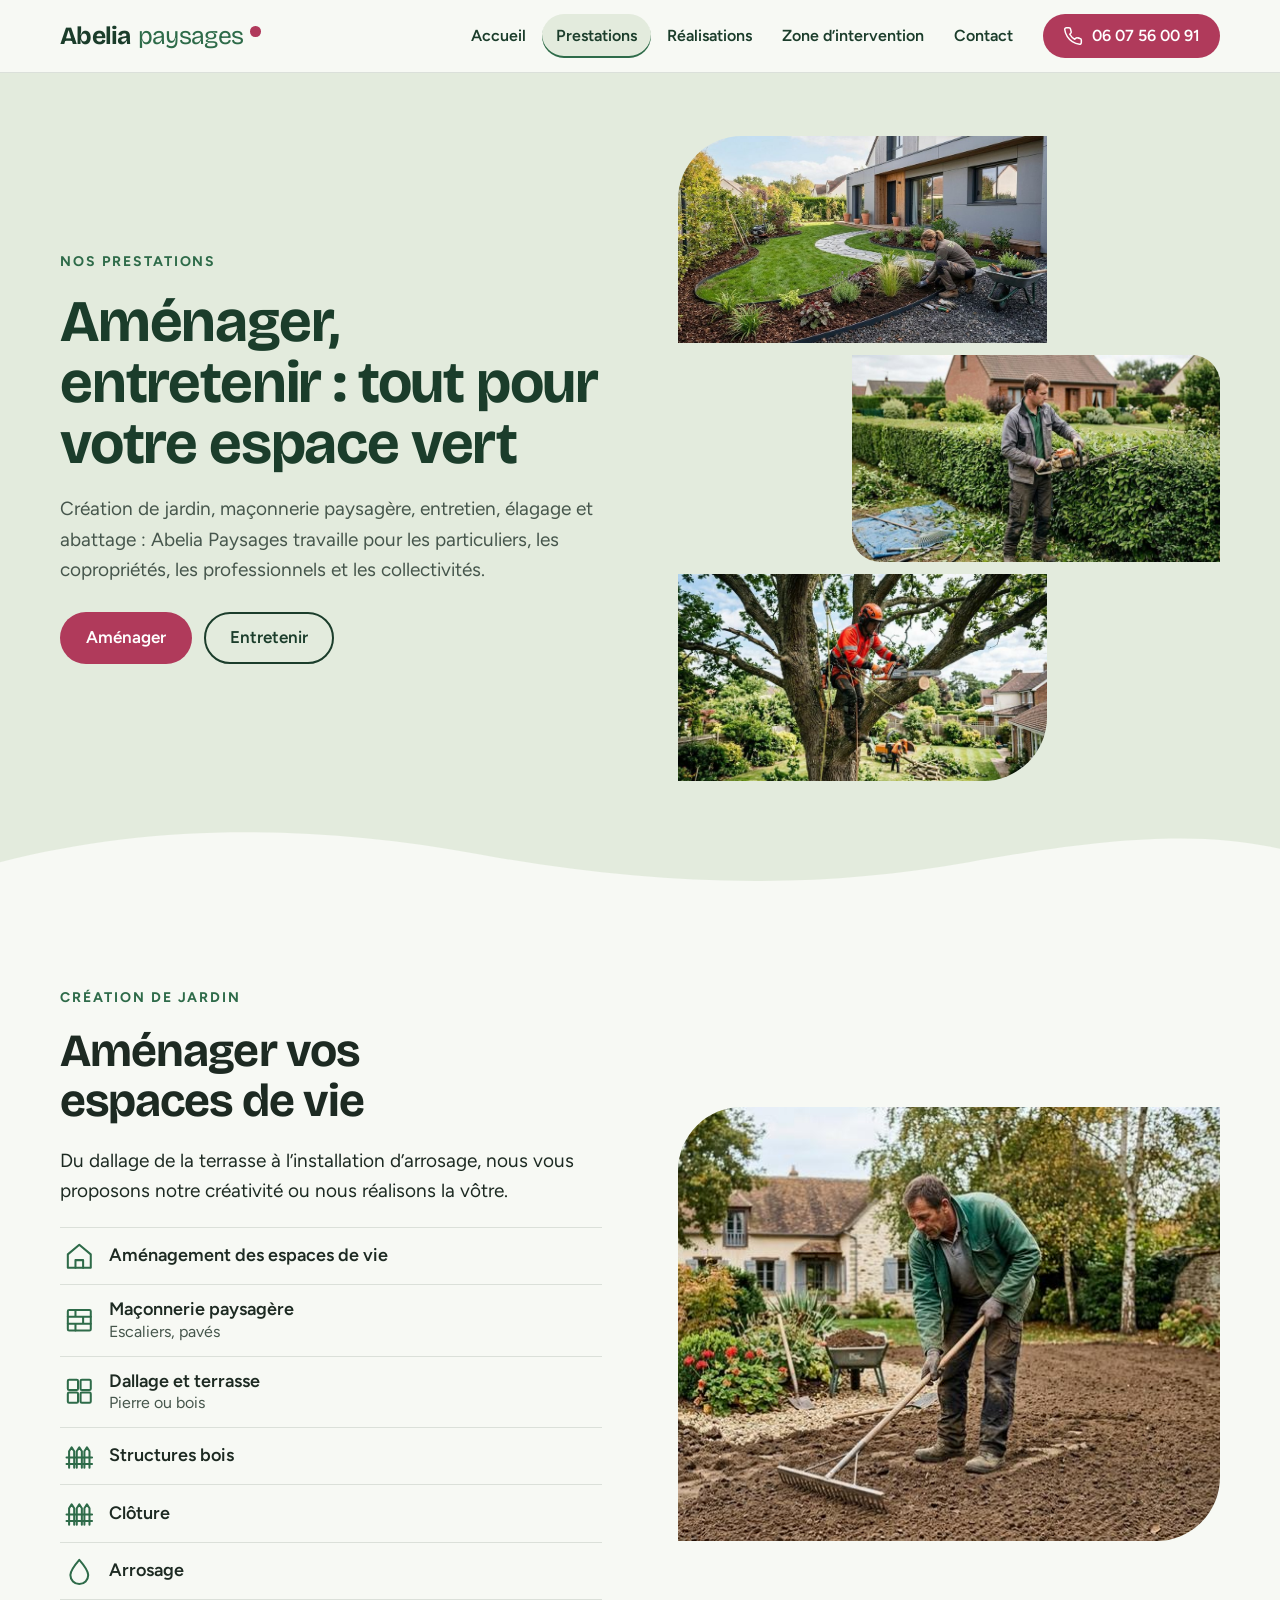
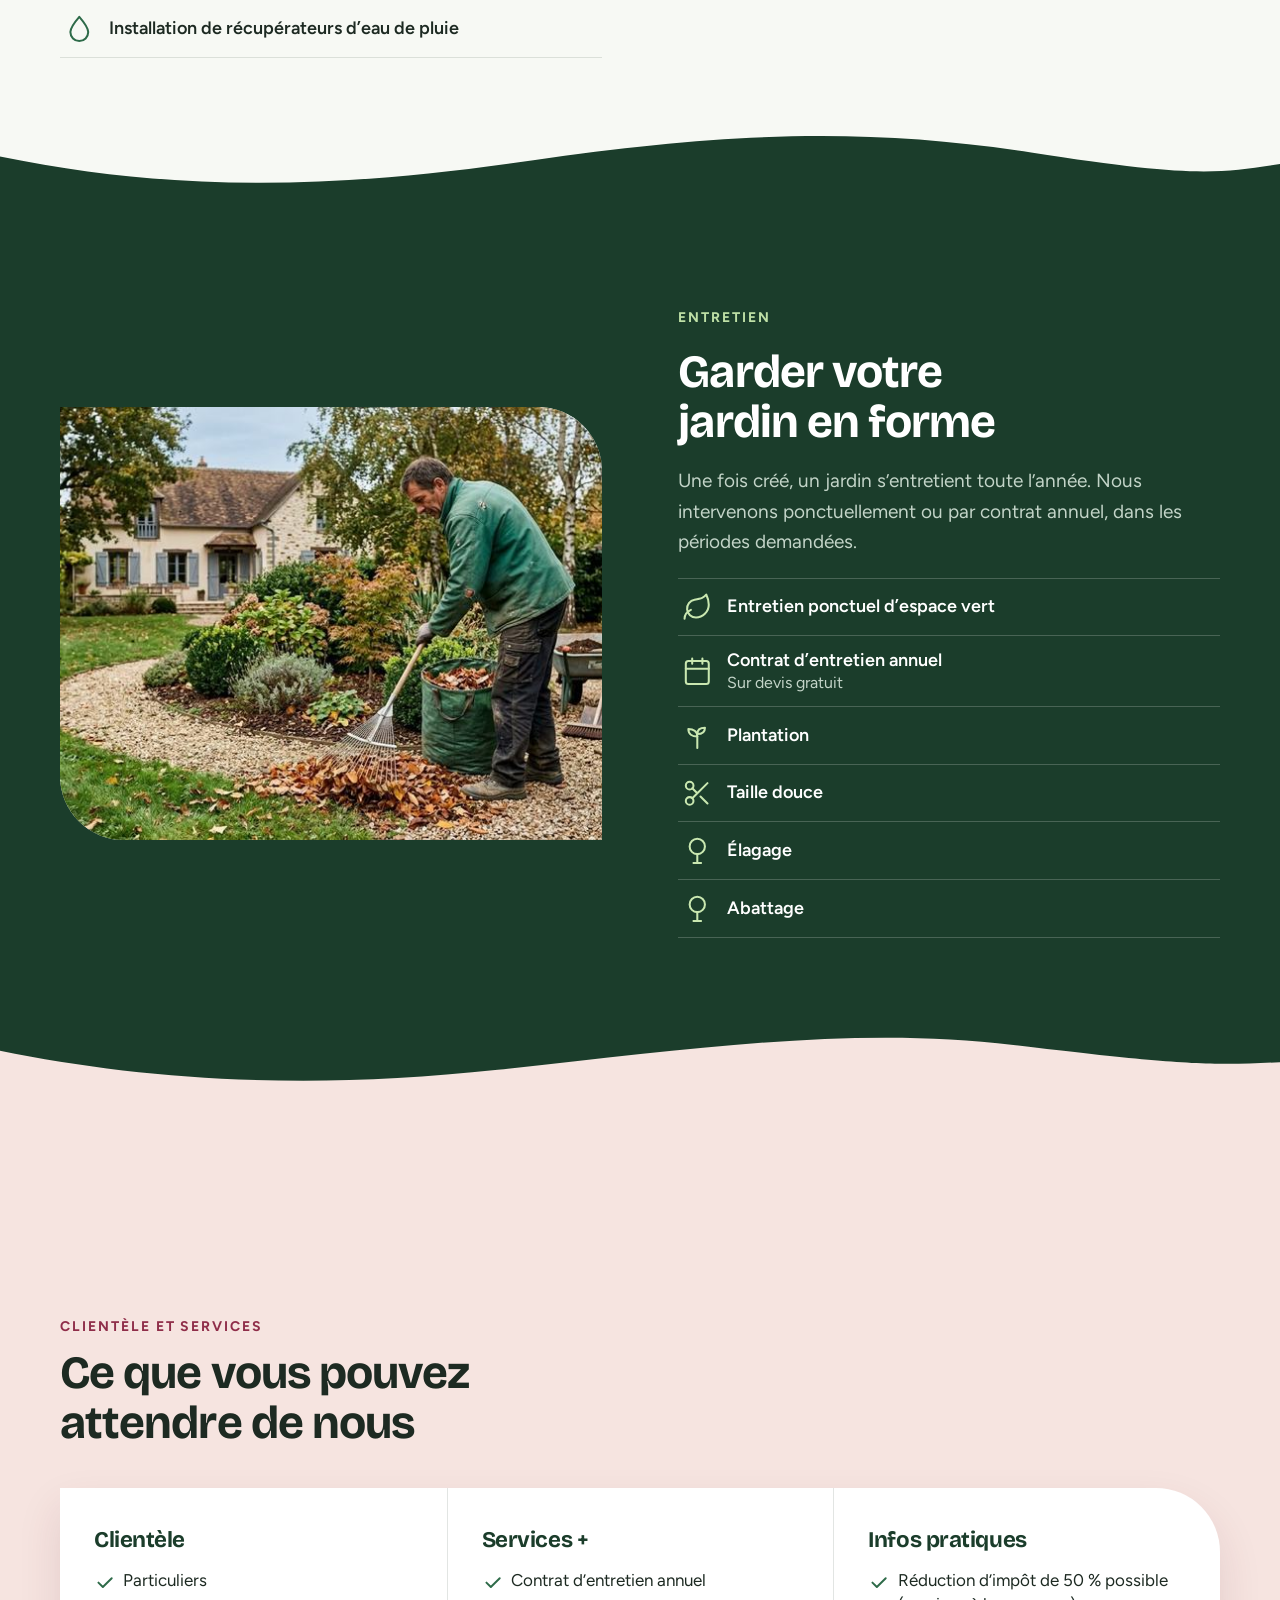
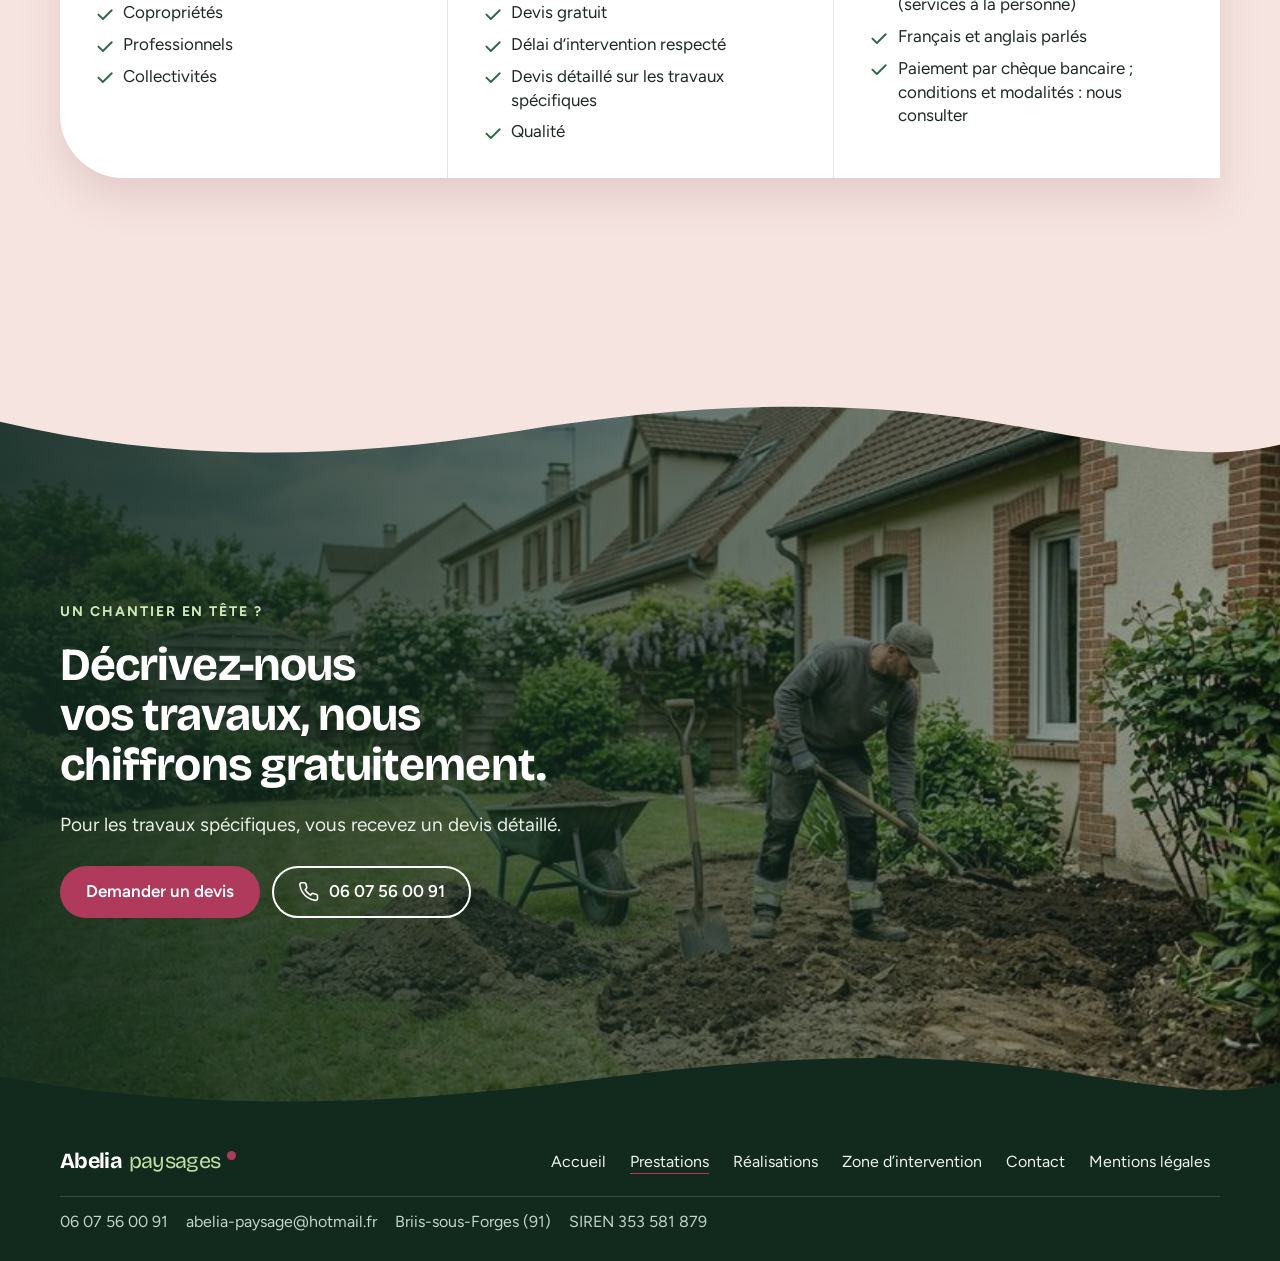
<file: prestations.html>
<!doctype html>
<html lang="fr">
<head>
<meta charset="utf-8">
<meta name="viewport" content="width=device-width,initial-scale=1">
<title>Prestations | Abelia Paysages, paysagiste en Essonne (91)</title>
<meta name="description" content="Création de jardin, maçonnerie paysagère, dallage, clôture, arrosage, entretien, plantation, taille douce, élagage et abattage : les prestations d’Abelia Paysages à Briis-sous-Forges.">
<link rel="icon" href="favicon.svg" type="image/svg+xml">
<link rel="preconnect" href="https://fonts.googleapis.com">
<link rel="preconnect" href="https://fonts.gstatic.com" crossorigin>
<link rel="stylesheet" href="https://fonts.googleapis.com/css2?family=Bricolage+Grotesque:opsz,wght@12..96,400..800&amp;family=Figtree:wght@400;500;600;700&amp;display=swap">
<link rel="stylesheet" href="style.css">
</head>
<body>
<svg width="0" height="0" style="position:absolute" aria-hidden="true" focusable="false">
  <symbol id="i-phone" viewBox="0 0 24 24"><path d="M22 16.9v3a2 2 0 0 1-2.2 2 19.8 19.8 0 0 1-8.6-3.1 19.5 19.5 0 0 1-6-6A19.8 19.8 0 0 1 2.1 4.2 2 2 0 0 1 4.1 2h3a2 2 0 0 1 2 1.7c.1 1 .4 1.9.7 2.8a2 2 0 0 1-.5 2.1L8.1 9.9a16 16 0 0 0 6 6l1.3-1.3a2 2 0 0 1 2.1-.4c.9.3 1.8.6 2.8.7a2 2 0 0 1 1.7 2z"/></symbol>
  <symbol id="i-mail" viewBox="0 0 24 24"><rect x="2" y="4" width="20" height="16" rx="2"/><path d="m22 7-10 6L2 7"/></symbol>
  <symbol id="i-pin" viewBox="0 0 24 24"><path d="M20 10c0 6-8 12-8 12S4 16 4 10a8 8 0 0 1 16 0z"/><circle cx="12" cy="10" r="3"/></symbol>
  <symbol id="i-drop" viewBox="0 0 24 24"><path d="M12 22a7 7 0 0 0 7-7c0-4-7-12-7-12S5 11 5 15a7 7 0 0 0 7 7z"/></symbol>
  <symbol id="i-tree" viewBox="0 0 24 24"><circle cx="12" cy="9" r="6"/><path d="M12 15v7M9 22h6"/></symbol>
  <symbol id="i-sprout" viewBox="0 0 24 24"><path d="M12 22v-9"/><path d="M12 13c0-4-3-6-7-6 0 4 3 6 7 6z"/><path d="M12 11c0-3 2-5 6-5 0 3-2 5-6 5z"/></symbol>
  <symbol id="i-bricks" viewBox="0 0 24 24"><rect x="3" y="4" width="18" height="16" rx="1"/><path d="M3 9.3h18M3 14.7h18M9 4v5.3M15 9.3v5.4M9 14.7V20"/></symbol>
  <symbol id="i-tiles" viewBox="0 0 24 24"><rect x="3" y="3" width="8" height="8" rx="1"/><rect x="13" y="3" width="8" height="8" rx="1"/><rect x="3" y="13" width="8" height="8" rx="1"/><rect x="13" y="13" width="8" height="8" rx="1"/></symbol>
  <symbol id="i-fence" viewBox="0 0 24 24"><path d="M4 21V8l2-3 2 3v13M10 21V8l2-3 2 3v13M16 21V8l2-3 2 3v13M2 13h20M2 18h20"/></symbol>
  <symbol id="i-house" viewBox="0 0 24 24"><path d="M3 10.5 12 3l9 7.5V21H3z"/><path d="M9 21v-6h6v6"/></symbol>
  <symbol id="i-scissors" viewBox="0 0 24 24"><circle cx="6" cy="6" r="3"/><circle cx="6" cy="18" r="3"/><path d="M20 4 8.1 15.9M14.5 14.5 20 20M8.1 8.1 12 12"/></symbol>
  <symbol id="i-leaf" viewBox="0 0 24 24"><path d="M11 20A7 7 0 0 1 9.8 6.1C15.5 5 17 4.5 19 2c1 2 2 4.2 2 8 0 5.5-4.8 10-10 10z"/><path d="M2 21c0-3 1.9-5.6 5-7"/></symbol>
  <symbol id="i-cal" viewBox="0 0 24 24"><rect x="3" y="4" width="18" height="18" rx="2"/><path d="M16 2v4M8 2v4M3 10h18"/></symbol>
  <symbol id="i-check" viewBox="0 0 24 24"><path d="m5 12 5 5L20 7"/></symbol>
  <symbol id="i-copy" viewBox="0 0 24 24"><rect x="9" y="9" width="12" height="12" rx="2"/><path d="M5 15V5a2 2 0 0 1 2-2h10"/></symbol>
  <symbol id="i-arrow" viewBox="0 0 24 24"><path d="M5 12h14M13 6l6 6-6 6"/></symbol>
  <symbol id="i-building" viewBox="0 0 24 24"><rect x="5" y="3" width="14" height="18" rx="1"/><path d="M9 7h2M13 7h2M9 11h2M13 11h2M9 15h2M13 15h2M10 21v-3h4v3"/></symbol>
  <symbol id="i-flag" viewBox="0 0 24 24"><path d="M5 22V3M5 4h12l-2 4 2 4H5"/></symbol>
</svg>

<header class="hdr">
  <div class="wrap hdr__in">
    <a class="logo" href="https://webaunet.github.io/ABELIA-PAYSAGES/" aria-label="Abelia Paysages, accueil"><b>Abelia</b><span>paysages</span><i aria-hidden="true"></i></a>
    <nav class="nav" id="nav" aria-label="Navigation principale">
      <a href="index.html">Accueil</a>
      <a href="prestations.html" aria-current="page">Prestations</a>
      <a href="realisations.html">Réalisations</a>
      <a href="zone-intervention.html">Zone d’intervention</a>
      <a href="contact.html">Contact</a>
    </nav>
    <a class="btn btn--rose btn--sm hdr__cta" href="tel:+33607560091" aria-label="Appeler Abelia Paysages au 06 07 56 00 91">
      <svg class="ico" aria-hidden="true"><use href="#i-phone"/></svg><span class="cta-num">06 07 56 00 91</span><span class="cta-lbl">Appeler</span>
    </a>
    <button class="burger" id="burger" type="button" aria-expanded="false" aria-controls="nav" aria-label="Ouvrir le menu"><span></span></button>
  </div>
</header>

<main>
  <section class="phead bg-sage" style="--next:var(--paper)" aria-labelledby="h1">
    <div class="wrap split">
      <div class="copy">
        <p class="eyebrow">Nos prestations</p>
        <h1 id="h1">Aménager, entretenir : tout pour votre espace vert</h1>
        <p class="lead">Création de jardin, maçonnerie paysagère, entretien, élagage et abattage : Abelia Paysages travaille pour les particuliers, les copropriétés, les professionnels et les collectivités.</p>
        <div class="actions">
          <a class="btn btn--rose" href="#amenager">Aménager</a>
          <a class="btn btn--ink" href="#entretenir">Entretenir</a>
        </div>
      </div>
      <div class="cascade">
        <figure class="photo"><img src="images/creation-espace-vert.jpg" width="1000" height="545" fetchpriority="high" style="object-position:72% 50%" alt="Une paysagiste plante dans un massif bordé d’une allée de gravier et d’une pelouse aux contours courbes, devant une maison contemporaine."></figure>
        <figure class="photo"><img src="images/taille-haies-2.jpg" width="800" height="436" loading="lazy" style="object-position:50% 50%" alt="Un jardinier taille une longue haie de charmille au taille-haie, devant une maison en brique rouge."></figure>
        <figure class="photo"><img src="images/elagage-chene.jpg" width="800" height="436" loading="lazy" style="object-position:42% 40%" alt="Un élagueur en tenue orange, encordé, travaille dans un grand chêne ; un collègue range les branches au pied de l’arbre."></figure>
      </div>
    </div>
    <svg class="wave" viewBox="0 0 1440 80" preserveAspectRatio="none" aria-hidden="true"><path d="M0 46C170 6 350 6 540 38s370 38 550 8 270-30 350-14V80H0z"/></svg>
  </section>

  <section class="sec bg-paper" id="amenager" style="--next:var(--forest)" aria-labelledby="h-am">
    <div class="wrap split">
      <div class="copy">
        <p class="eyebrow">Création de jardin</p>
        <h2 id="h-am">Aménager vos espaces de vie</h2>
        <p class="lead">Du dallage de la terrasse à l’installation d’arrosage, nous vous proposons notre créativité ou nous réalisons la vôtre.</p>
        <ul class="rows"><li><svg class="ico" aria-hidden="true"><use href="#i-house"/></svg><span>Aménagement des espaces de vie</span></li><li><svg class="ico" aria-hidden="true"><use href="#i-bricks"/></svg><span>Maçonnerie paysagère<small>Escaliers, pavés</small></span></li><li><svg class="ico" aria-hidden="true"><use href="#i-tiles"/></svg><span>Dallage et terrasse<small>Pierre ou bois</small></span></li><li><svg class="ico" aria-hidden="true"><use href="#i-fence"/></svg><span>Structures bois</span></li><li><svg class="ico" aria-hidden="true"><use href="#i-fence"/></svg><span>Clôture</span></li><li><svg class="ico" aria-hidden="true"><use href="#i-drop"/></svg><span>Arrosage</span></li><li><svg class="ico" aria-hidden="true"><use href="#i-drop"/></svg><span>Installation de récupérateurs d’eau de pluie</span></li></ul>
      </div>
      <figure class="photo leaf-ph"><img src="images/nivellement.jpg" width="800" height="437" loading="lazy" style="object-position:80% 50%" alt="Un jardinier ratisse une terre fraîchement travaillée devant une maison, avant l’aménagement du terrain."></figure>
    </div>
    <svg class="wave" viewBox="0 0 1440 80" preserveAspectRatio="none" aria-hidden="true"><path d="M0 40C200 78 380 74 600 44s380-34 560-8 210 22 280 12V80H0z"/></svg>
  </section>

  <section class="sec bg-forest" id="entretenir" style="--next:var(--blush)" aria-labelledby="h-en">
    <div class="wrap split">
      <figure class="photo leaf-ph flip"><img src="images/feuilles.jpg" width="800" height="437" loading="lazy" style="object-position:62% 50%" alt="Un jardinier ratisse des feuilles mortes dans une allée de gravier, avec des sacs de déchets verts à ses pieds."></figure>
      <div class="copy">
        <p class="eyebrow">Entretien</p>
        <h2 id="h-en">Garder votre jardin en forme</h2>
        <p class="lead">Une fois créé, un jardin s’entretient toute l’année. Nous intervenons ponctuellement ou par contrat annuel, dans les périodes demandées.</p>
        <ul class="rows"><li><svg class="ico" aria-hidden="true"><use href="#i-leaf"/></svg><span>Entretien ponctuel d’espace vert</span></li><li><svg class="ico" aria-hidden="true"><use href="#i-cal"/></svg><span>Contrat d’entretien annuel<small>Sur devis gratuit</small></span></li><li><svg class="ico" aria-hidden="true"><use href="#i-sprout"/></svg><span>Plantation</span></li><li><svg class="ico" aria-hidden="true"><use href="#i-scissors"/></svg><span>Taille douce</span></li><li><svg class="ico" aria-hidden="true"><use href="#i-tree"/></svg><span>Élagage</span></li><li><svg class="ico" aria-hidden="true"><use href="#i-tree"/></svg><span>Abattage</span></li></ul>
      </div>
    </div>
    <svg class="wave" viewBox="0 0 1440 80" preserveAspectRatio="none" aria-hidden="true"><path d="M0 34c160 30 340 42 560 20s400-46 580-26 220 22 300 18V80H0z"/></svg>
  </section>

  <section class="sec bg-blush" id="engagements" style="padding-bottom:clamp(40px,7vh,88px)" aria-labelledby="h-eng">
    <div class="wrap">
      <div class="head">
        <p class="eyebrow">Clientèle et services</p>
        <h2 id="h-eng">Ce que vous pouvez attendre de nous</h2>
      </div>
      <div class="panel">
        <div><h3>Clientèle</h3><ul>
          <li><svg class="ico" aria-hidden="true"><use href="#i-check"/></svg>Particuliers</li><li><svg class="ico" aria-hidden="true"><use href="#i-check"/></svg>Copropriétés</li><li><svg class="ico" aria-hidden="true"><use href="#i-check"/></svg>Professionnels</li><li><svg class="ico" aria-hidden="true"><use href="#i-check"/></svg>Collectivités</li></ul></div>
        <div><h3>Services +</h3><ul>
          <li><svg class="ico" aria-hidden="true"><use href="#i-check"/></svg>Contrat d’entretien annuel</li><li><svg class="ico" aria-hidden="true"><use href="#i-check"/></svg>Devis gratuit</li><li><svg class="ico" aria-hidden="true"><use href="#i-check"/></svg>Délai d’intervention respecté</li><li><svg class="ico" aria-hidden="true"><use href="#i-check"/></svg>Devis détaillé sur les travaux spécifiques</li><li><svg class="ico" aria-hidden="true"><use href="#i-check"/></svg>Qualité</li></ul></div>
        <div><h3>Infos pratiques</h3><ul>
          <li><svg class="ico" aria-hidden="true"><use href="#i-check"/></svg>Réduction d’impôt de 50 % possible (services à la personne)</li><li><svg class="ico" aria-hidden="true"><use href="#i-check"/></svg>Français et anglais parlés</li><li><svg class="ico" aria-hidden="true"><use href="#i-check"/></svg>Paiement par chèque bancaire ; conditions et modalités : nous consulter</li></ul></div>
      </div>
    </div>
    
  </section>
  <section class="band-photo" id="devis-presta" style="--prev:var(--blush);--next:var(--ink)" aria-labelledby="h-b1">
    <svg class="wave wave--top" viewBox="0 0 1440 80" preserveAspectRatio="none" aria-hidden="true"><path d="M0 50C190 8 380 10 580 40s380 36 560 6 230-34 300-20V80H0z"/></svg>
    <img src="images/terrassement.jpg" width="800" height="447" loading="lazy" style="object-position:30% 50%" alt="Un ouvrier creuse la terre à la pelle près d’une maison, une brouette et un tas de terre à côté.">
    <div class="wrap"><div class="copy">
      <p class="eyebrow" style="color:#CFE8B8">Un chantier en tête ?</p>
      <h2 id="h-b1">Décrivez-nous vos travaux, nous chiffrons gratuitement.</h2>
      <p class="lead" style="color:#EAF1E8">Pour les travaux spécifiques, vous recevez un devis détaillé.</p>
      <div class="actions"><a class="btn btn--rose" href="contact.html">Demander un devis</a><a class="btn btn--line" href="tel:+33607560091"><svg class="ico" aria-hidden="true"><use href="#i-phone"/></svg>06 07 56 00 91</a></div>
    </div></div>
    <svg class="wave" viewBox="0 0 1440 80" preserveAspectRatio="none" aria-hidden="true"><path d="M0 40C220 76 420 72 640 46s380-36 560-10 190 20 240 10V80H0z"/></svg>
  </section>
</main>

<footer class="ftr on-dark">
  <div class="wrap ftr__in">
    <a class="logo" href="https://webaunet.github.io/ABELIA-PAYSAGES/" aria-label="Abelia Paysages, accueil"><b>Abelia</b><span>paysages</span><i aria-hidden="true"></i></a>
    <nav class="ftr__links" aria-label="Liens du pied de page"><a href="index.html">Accueil</a><a href="prestations.html" aria-current="page">Prestations</a><a href="realisations.html">Réalisations</a><a href="zone-intervention.html">Zone d’intervention</a><a href="contact.html">Contact</a><a href="mentions-legales.html">Mentions légales</a></nav>
    <p class="ftr__meta"><span class="m-hide">06 07 56 00 91</span><span>abelia-paysage@hotmail.fr</span><span>Briis-sous-Forges (91)</span><span class="m-hide">SIREN 353 581 879</span></p>
  </div>
</footer>

<div class="toast" id="toast" role="status" aria-live="polite"></div>
<script src="script.js" defer></script>
</body>
</html>
</file>
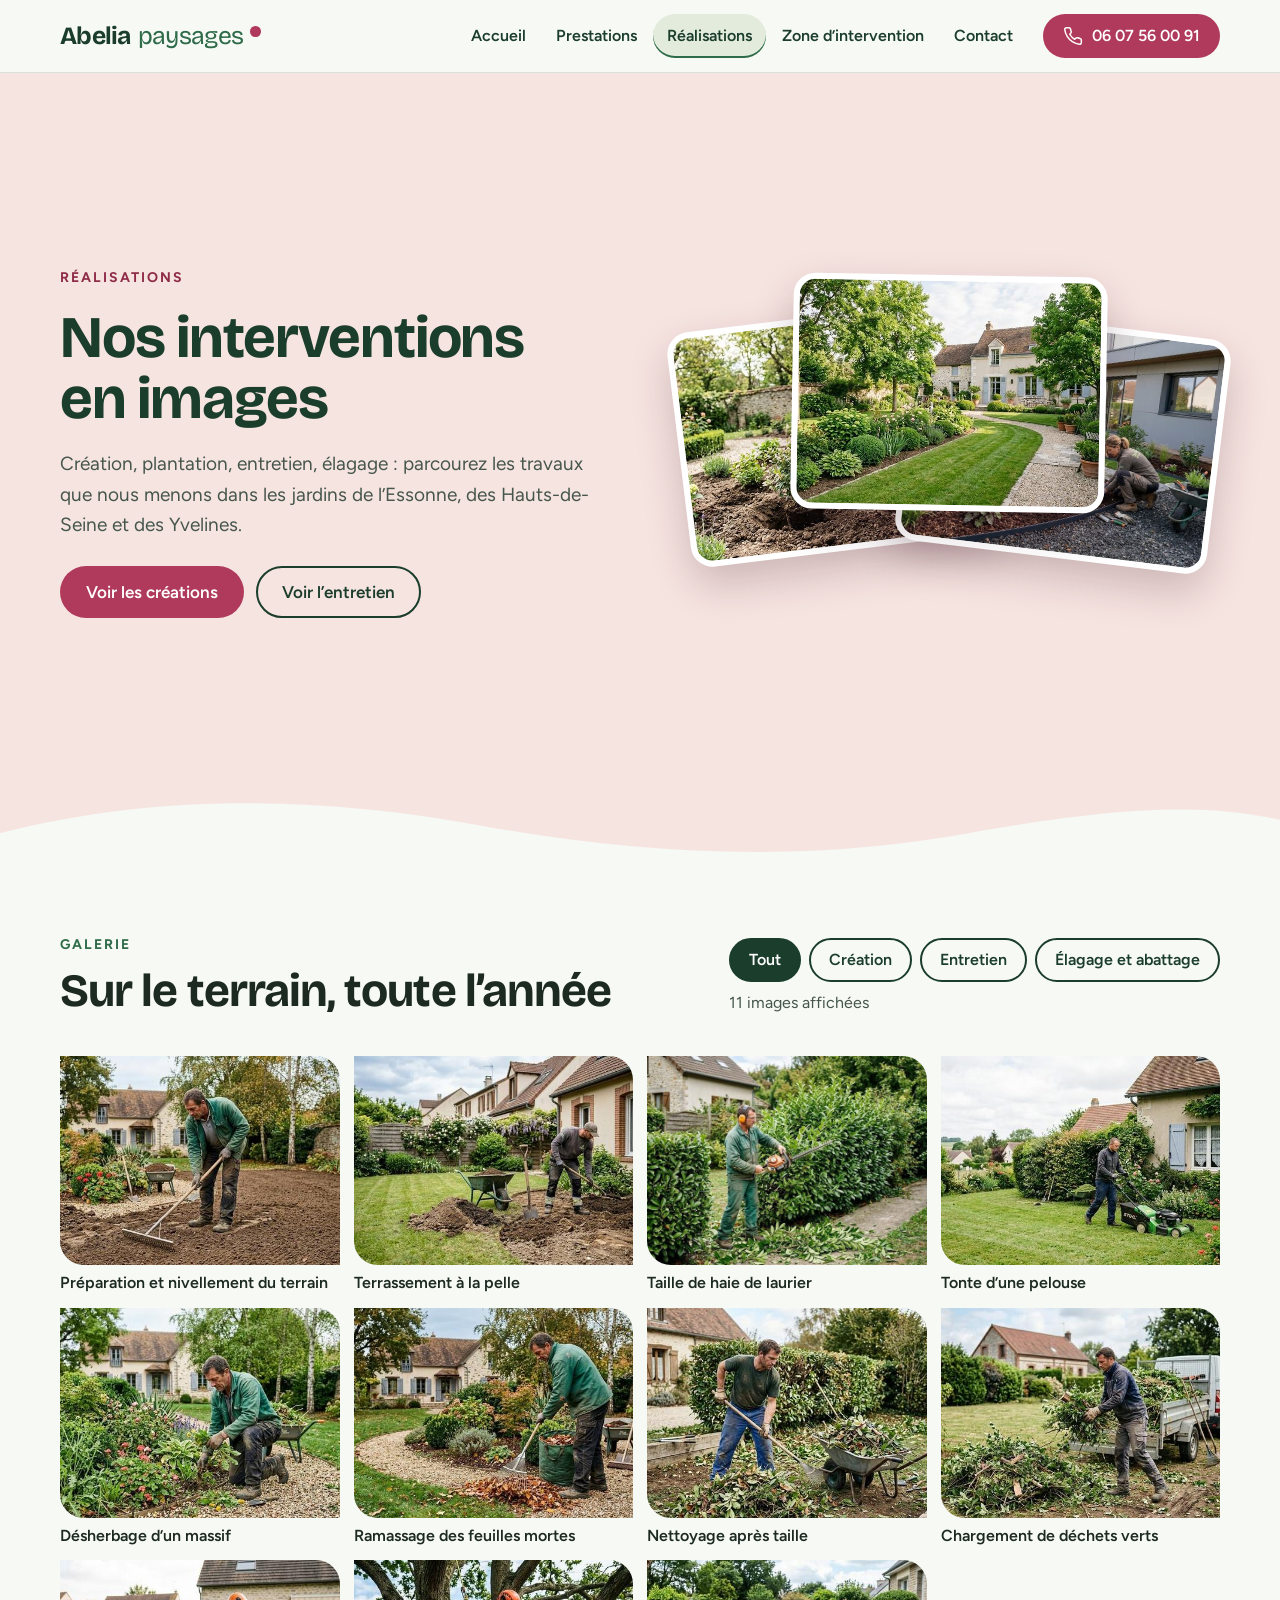
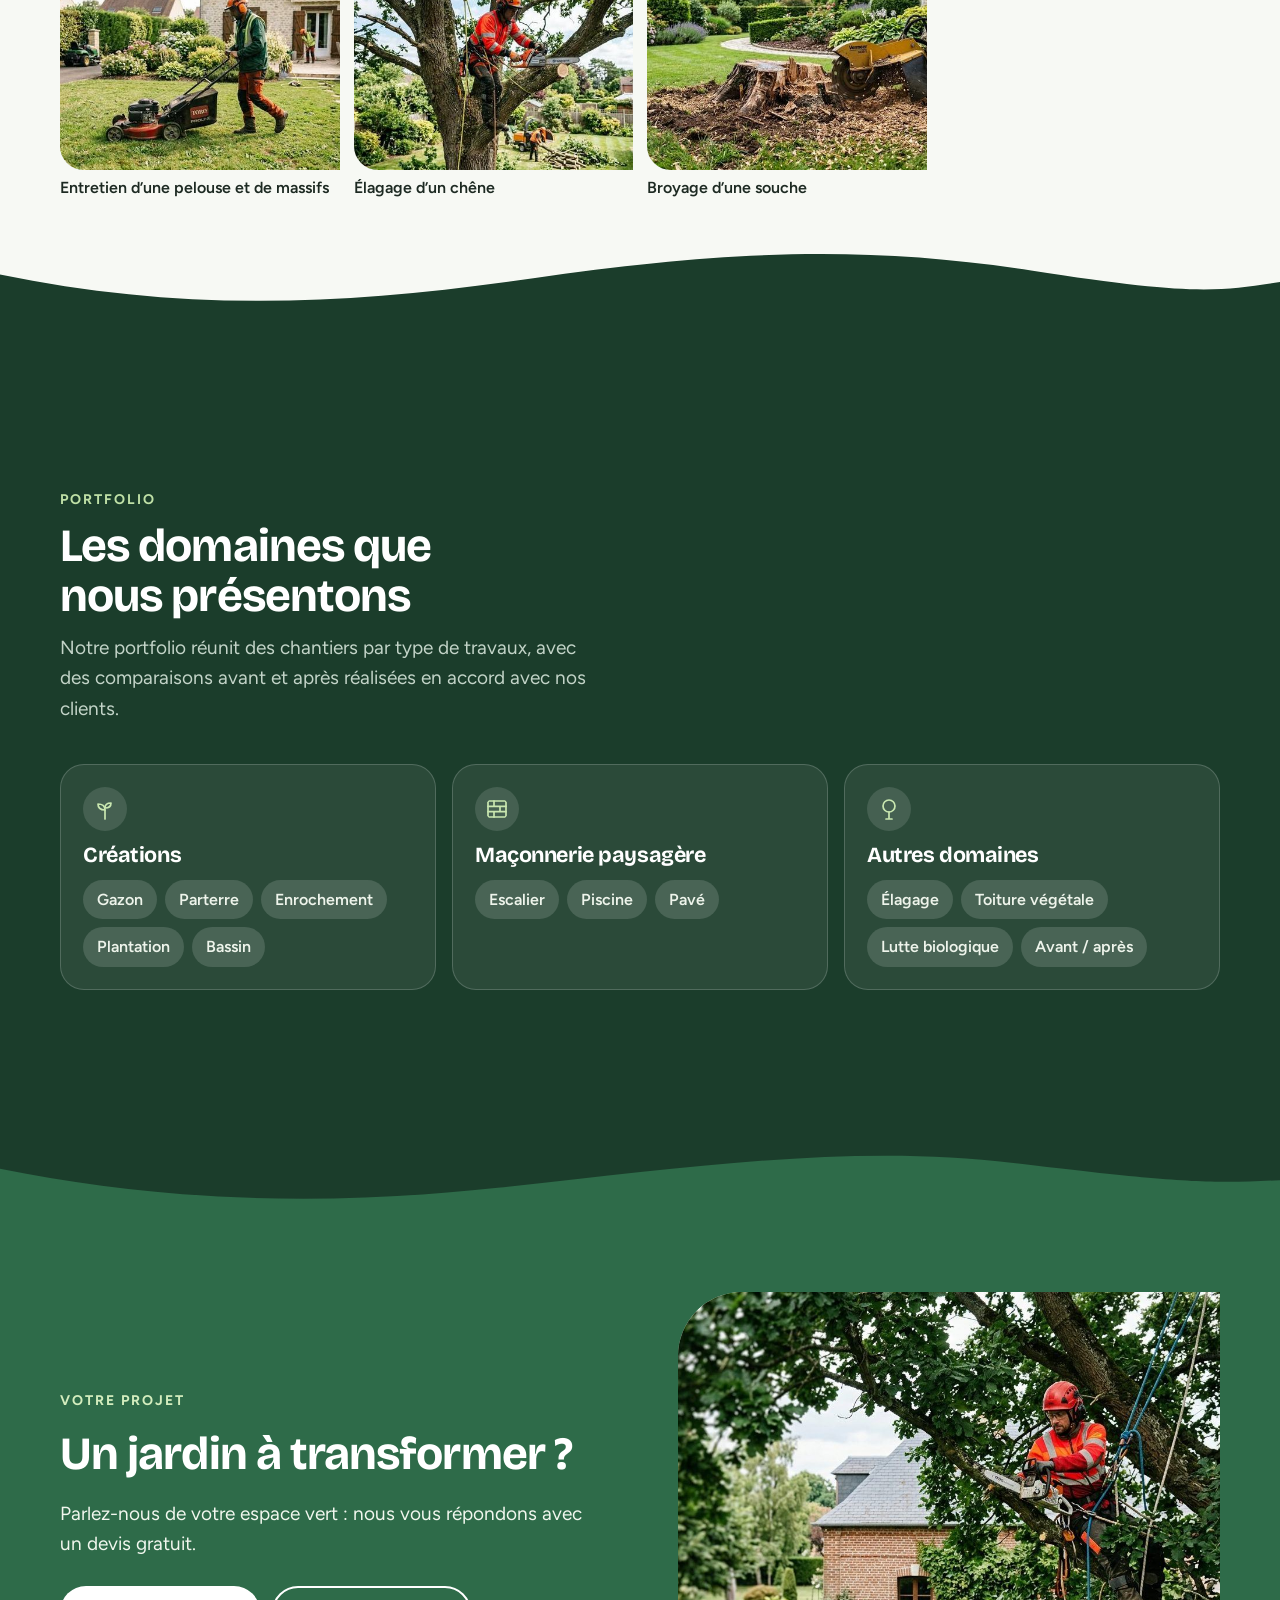
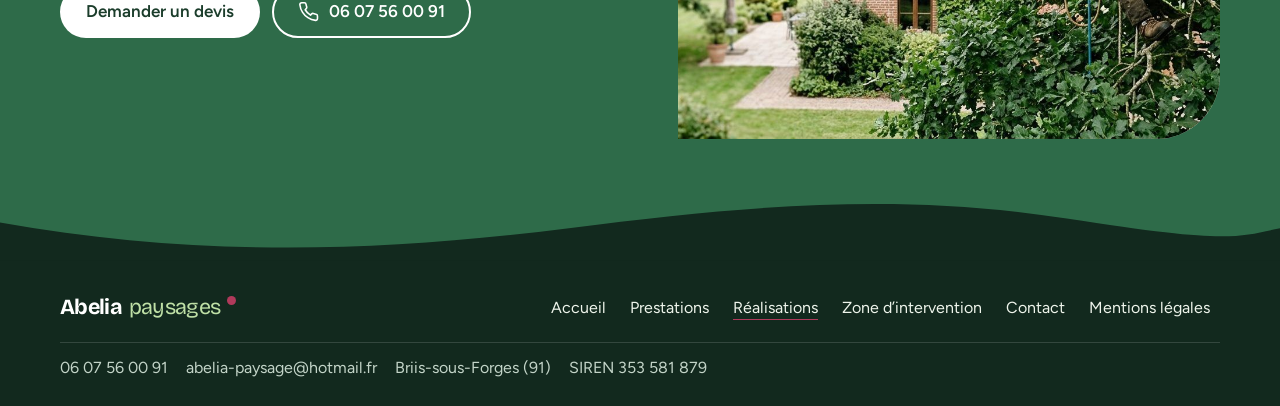
<file: realisations.html>
<!doctype html>
<html lang="fr">
<head>
<meta charset="utf-8">
<meta name="viewport" content="width=device-width,initial-scale=1">
<title>Réalisations | Abelia Paysages, jardins en Essonne, Hauts-de-Seine et Yvelines</title>
<meta name="description" content="Galerie des interventions d’Abelia Paysages : création, plantation, entretien, élagage. Paysagiste basé à Briis-sous-Forges (91).">
<link rel="icon" href="favicon.svg" type="image/svg+xml">
<link rel="preconnect" href="https://fonts.googleapis.com">
<link rel="preconnect" href="https://fonts.gstatic.com" crossorigin>
<link rel="stylesheet" href="https://fonts.googleapis.com/css2?family=Bricolage+Grotesque:opsz,wght@12..96,400..800&amp;family=Figtree:wght@400;500;600;700&amp;display=swap">
<link rel="stylesheet" href="style.css">
</head>
<body>
<svg width="0" height="0" style="position:absolute" aria-hidden="true" focusable="false">
  <symbol id="i-phone" viewBox="0 0 24 24"><path d="M22 16.9v3a2 2 0 0 1-2.2 2 19.8 19.8 0 0 1-8.6-3.1 19.5 19.5 0 0 1-6-6A19.8 19.8 0 0 1 2.1 4.2 2 2 0 0 1 4.1 2h3a2 2 0 0 1 2 1.7c.1 1 .4 1.9.7 2.8a2 2 0 0 1-.5 2.1L8.1 9.9a16 16 0 0 0 6 6l1.3-1.3a2 2 0 0 1 2.1-.4c.9.3 1.8.6 2.8.7a2 2 0 0 1 1.7 2z"/></symbol>
  <symbol id="i-mail" viewBox="0 0 24 24"><rect x="2" y="4" width="20" height="16" rx="2"/><path d="m22 7-10 6L2 7"/></symbol>
  <symbol id="i-pin" viewBox="0 0 24 24"><path d="M20 10c0 6-8 12-8 12S4 16 4 10a8 8 0 0 1 16 0z"/><circle cx="12" cy="10" r="3"/></symbol>
  <symbol id="i-drop" viewBox="0 0 24 24"><path d="M12 22a7 7 0 0 0 7-7c0-4-7-12-7-12S5 11 5 15a7 7 0 0 0 7 7z"/></symbol>
  <symbol id="i-tree" viewBox="0 0 24 24"><circle cx="12" cy="9" r="6"/><path d="M12 15v7M9 22h6"/></symbol>
  <symbol id="i-sprout" viewBox="0 0 24 24"><path d="M12 22v-9"/><path d="M12 13c0-4-3-6-7-6 0 4 3 6 7 6z"/><path d="M12 11c0-3 2-5 6-5 0 3-2 5-6 5z"/></symbol>
  <symbol id="i-bricks" viewBox="0 0 24 24"><rect x="3" y="4" width="18" height="16" rx="1"/><path d="M3 9.3h18M3 14.7h18M9 4v5.3M15 9.3v5.4M9 14.7V20"/></symbol>
  <symbol id="i-tiles" viewBox="0 0 24 24"><rect x="3" y="3" width="8" height="8" rx="1"/><rect x="13" y="3" width="8" height="8" rx="1"/><rect x="3" y="13" width="8" height="8" rx="1"/><rect x="13" y="13" width="8" height="8" rx="1"/></symbol>
  <symbol id="i-fence" viewBox="0 0 24 24"><path d="M4 21V8l2-3 2 3v13M10 21V8l2-3 2 3v13M16 21V8l2-3 2 3v13M2 13h20M2 18h20"/></symbol>
  <symbol id="i-house" viewBox="0 0 24 24"><path d="M3 10.5 12 3l9 7.5V21H3z"/><path d="M9 21v-6h6v6"/></symbol>
  <symbol id="i-scissors" viewBox="0 0 24 24"><circle cx="6" cy="6" r="3"/><circle cx="6" cy="18" r="3"/><path d="M20 4 8.1 15.9M14.5 14.5 20 20M8.1 8.1 12 12"/></symbol>
  <symbol id="i-leaf" viewBox="0 0 24 24"><path d="M11 20A7 7 0 0 1 9.8 6.1C15.5 5 17 4.5 19 2c1 2 2 4.2 2 8 0 5.5-4.8 10-10 10z"/><path d="M2 21c0-3 1.9-5.6 5-7"/></symbol>
  <symbol id="i-cal" viewBox="0 0 24 24"><rect x="3" y="4" width="18" height="18" rx="2"/><path d="M16 2v4M8 2v4M3 10h18"/></symbol>
  <symbol id="i-check" viewBox="0 0 24 24"><path d="m5 12 5 5L20 7"/></symbol>
  <symbol id="i-copy" viewBox="0 0 24 24"><rect x="9" y="9" width="12" height="12" rx="2"/><path d="M5 15V5a2 2 0 0 1 2-2h10"/></symbol>
  <symbol id="i-arrow" viewBox="0 0 24 24"><path d="M5 12h14M13 6l6 6-6 6"/></symbol>
  <symbol id="i-building" viewBox="0 0 24 24"><rect x="5" y="3" width="14" height="18" rx="1"/><path d="M9 7h2M13 7h2M9 11h2M13 11h2M9 15h2M13 15h2M10 21v-3h4v3"/></symbol>
  <symbol id="i-flag" viewBox="0 0 24 24"><path d="M5 22V3M5 4h12l-2 4 2 4H5"/></symbol>
</svg>

<header class="hdr">
  <div class="wrap hdr__in">
    <a class="logo" href="https://webaunet.github.io/ABELIA-PAYSAGES/" aria-label="Abelia Paysages, accueil"><b>Abelia</b><span>paysages</span><i aria-hidden="true"></i></a>
    <nav class="nav" id="nav" aria-label="Navigation principale">
      <a href="index.html">Accueil</a>
      <a href="prestations.html">Prestations</a>
      <a href="realisations.html" aria-current="page">Réalisations</a>
      <a href="zone-intervention.html">Zone d’intervention</a>
      <a href="contact.html">Contact</a>
    </nav>
    <a class="btn btn--rose btn--sm hdr__cta" href="tel:+33607560091" aria-label="Appeler Abelia Paysages au 06 07 56 00 91">
      <svg class="ico" aria-hidden="true"><use href="#i-phone"/></svg><span class="cta-num">06 07 56 00 91</span><span class="cta-lbl">Appeler</span>
    </a>
    <button class="burger" id="burger" type="button" aria-expanded="false" aria-controls="nav" aria-label="Ouvrir le menu"><span></span></button>
  </div>
</header>

<main>
  <section class="phead bg-blush" style="--next:var(--paper)" aria-labelledby="h1">
    <div class="wrap split">
      <div class="copy">
        <p class="eyebrow">Réalisations</p>
        <h1 id="h1">Nos interventions en images</h1>
        <p class="lead">Création, plantation, entretien, élagage : parcourez les travaux que nous menons dans les jardins de l’Essonne, des Hauts-de-Seine et des Yvelines.</p>
        <div class="actions">
          <a class="btn btn--rose" href="#galerie" data-filter-link="création">Voir les créations</a>
          <a class="btn btn--ink" href="#galerie" data-filter-link="entretien">Voir l’entretien</a>
        </div>
      </div>
      <div class="fan">
        <figure class="photo"><img src="images/plantation.jpg" width="800" height="437" fetchpriority="high" style="object-position:85% 50%" alt="Un jardinier met en terre un arbuste dans un massif, avec des gants de travail."></figure>
        <figure class="photo"><img src="images/entretien-jardin-800.jpg" width="800" height="436" fetchpriority="high" style="object-position:50% 50%" alt="Un jardin soigné : allée de gravier bordée de massifs fleuris et de pelouse, menant à une maison en pierre."></figure>
        <figure class="photo"><img src="images/creation-espace-vert.jpg" width="1000" height="545" fetchpriority="high" style="object-position:72% 50%" alt="Une paysagiste plante dans un massif bordé d’une allée de gravier et d’une pelouse aux contours courbes."></figure>
      </div>
    </div>
    <svg class="wave" viewBox="0 0 1440 80" preserveAspectRatio="none" aria-hidden="true"><path d="M0 46C170 6 350 6 540 38s370 38 550 8 270-30 350-14V80H0z"/></svg>
  </section>

  <section class="sec bg-paper" id="galerie" style="--next:var(--forest)" aria-labelledby="h-g">
    <div class="wrap">
      <div class="head" style="max-width:none;flex-direction:row;flex-wrap:wrap;align-items:end;justify-content:space-between;gap:16px">
        <div style="display:flex;flex-direction:column;gap:12px"><p class="eyebrow">Galerie</p><h2 id="h-g">Sur le terrain, toute l’année</h2></div>
        <div style="display:flex;flex-direction:column;gap:8px">
          <div class="filters" role="group" aria-label="Filtrer les images">
            <button class="fbtn" type="button" data-filter="all" aria-pressed="true">Tout</button>
            <button class="fbtn" type="button" data-filter="création" aria-pressed="false">Création</button>
            <button class="fbtn" type="button" data-filter="entretien" aria-pressed="false">Entretien</button>
            <button class="fbtn" type="button" data-filter="élagage" aria-pressed="false">Élagage et abattage</button>
          </div>
          <p class="gcount" id="gcount" role="status" aria-live="polite"></p>
        </div>
      </div>
      <div class="gal"><figure data-cat="création"><div class="photo"><img src="images/nivellement-640.jpg" width="640" height="437" loading="lazy" style="object-position:80% 50%" alt="Un jardinier ratisse une terre fraîchement travaillée devant une maison, avant l’aménagement du terrain."></div><figcaption>Préparation et nivellement du terrain</figcaption></figure><figure data-cat="création"><div class="photo"><img src="images/terrassement-640.jpg" width="640" height="358" loading="lazy" style="object-position:30% 50%" alt="Un ouvrier creuse la terre à la pelle près d’une maison, une brouette et un tas de terre à côté."></div><figcaption>Terrassement à la pelle</figcaption></figure><figure data-cat="entretien"><div class="photo"><img src="images/taille-haies-640.jpg" width="640" height="478" loading="lazy" style="object-position:50% 50%" alt="Un jardinier équipé d’un casque antibruit taille une haie de laurier au taille-haie."></div><figcaption>Taille de haie de laurier</figcaption></figure><figure data-cat="entretien"><div class="photo"><img src="images/tonte-640.jpg" width="640" height="358" loading="lazy" style="object-position:60% 50%" alt="Un jardinier tond une pelouse bordée de massifs fleuris, devant une maison aux volets bleus."></div><figcaption>Tonte d’une pelouse</figcaption></figure><figure data-cat="entretien"><div class="photo"><img src="images/desherbage-640.jpg" width="640" height="350" loading="lazy" style="object-position:62% 50%" alt="Un jardinier accroupi désherbe un massif de vivaces et de fleurs, à côté d’une brouette."></div><figcaption>Désherbage d’un massif</figcaption></figure><figure data-cat="entretien"><div class="photo"><img src="images/feuilles-640.jpg" width="640" height="350" loading="lazy" style="object-position:62% 50%" alt="Un jardinier ratisse des feuilles mortes dans une allée de gravier, avec des sacs de déchets verts à ses pieds."></div><figcaption>Ramassage des feuilles mortes</figcaption></figure><figure data-cat="entretien"><div class="photo"><img src="images/nettoyage-640.jpg" width="640" height="358" loading="lazy" style="object-position:40% 50%" alt="Un jardinier ramasse des branchages taillés avec une fourche, à côté d’une brouette chargée."></div><figcaption>Nettoyage après taille</figcaption></figure><figure data-cat="entretien"><div class="photo"><img src="images/dechets-verts-640.jpg" width="640" height="349" loading="lazy" style="object-position:60% 50%" alt="Un jardinier charge des branchages sur une remorque, une camionnette blanche garée derrière lui."></div><figcaption>Chargement de déchets verts</figcaption></figure><figure data-cat="entretien"><div class="photo"><img src="images/entretien-general-640.jpg" width="640" height="358" loading="lazy" style="object-position:70% 50%" alt="Un jardinier en tenue de protection tond une pelouse devant une maison en pierre ; des tondeuses autoportées attendent plus loin."></div><figcaption>Entretien d’une pelouse et de massifs</figcaption></figure><figure data-cat="élagage"><div class="photo"><img src="images/elagage-chene-640.jpg" width="640" height="349" loading="lazy" style="object-position:42% 50%" alt="Un élagueur en tenue orange, encordé, travaille dans un grand chêne au-dessus d’un jardin."></div><figcaption>Élagage d’un chêne</figcaption></figure><figure data-cat="élagage"><div class="photo"><img src="images/dessouchage-640.jpg" width="640" height="349" loading="lazy" style="object-position:68% 50%" alt="Une souche d’arbre est broyée par une machine jaune au milieu d’un jardin fleuri, un ouvrier en gilet jaune à côté."></div><figcaption>Broyage d’une souche</figcaption></figure></div>
    </div>
    <svg class="wave" viewBox="0 0 1440 80" preserveAspectRatio="none" aria-hidden="true"><path d="M0 40C200 78 380 74 600 44s380-34 560-8 210 22 280 12V80H0z"/></svg>
  </section>

  <section class="sec bg-forest" id="domaines" style="--next:var(--leaf)" aria-labelledby="h-d">
    <div class="wrap">
      <div class="head">
        <p class="eyebrow">Portfolio</p>
        <h2 id="h-d">Les domaines que nous présentons</h2>
        <p class="lead">Notre portfolio réunit des chantiers par type de travaux, avec des comparaisons avant et après réalisées en accord avec nos clients.</p>
      </div>
      <div class="domains">
        <div class="domain"><svg class="ico" aria-hidden="true"><use href="#i-sprout"/></svg><h3>Créations</h3><ul><li>Gazon</li><li>Parterre</li><li>Enrochement</li><li>Plantation</li><li>Bassin</li></ul></div>
        <div class="domain"><svg class="ico" aria-hidden="true"><use href="#i-bricks"/></svg><h3>Maçonnerie paysagère</h3><ul><li>Escalier</li><li>Piscine</li><li>Pavé</li></ul></div>
        <div class="domain"><svg class="ico" aria-hidden="true"><use href="#i-tree"/></svg><h3>Autres domaines</h3><ul><li>Élagage</li><li>Toiture végétale</li><li>Lutte biologique</li><li>Avant / après</li></ul></div>
      </div>
    </div>
    <svg class="wave" viewBox="0 0 1440 80" preserveAspectRatio="none" aria-hidden="true"><path d="M0 34c160 30 340 42 560 20s400-46 580-26 220 22 300 18V80H0z"/></svg>
  </section>

  <section class="sec bg-leaf" id="projet" style="min-height:min(72svh,680px);--next:var(--ink)" aria-labelledby="h-p">
    <div class="wrap split">
      <div class="copy">
        <p class="eyebrow">Votre projet</p>
        <h2 id="h-p">Un jardin à transformer ?</h2>
        <p class="lead">Parlez-nous de votre espace vert : nous vous répondons avec un devis gratuit.</p>
        <div class="actions"><a class="btn btn--white" href="contact.html">Demander un devis</a><a class="btn btn--line" href="tel:+33607560091"><svg class="ico" aria-hidden="true"><use href="#i-phone"/></svg>06 07 56 00 91</a></div>
      </div>
      <figure class="photo contact__ph"><img src="images/hero-elagage-chene.jpg" width="1376" height="768" loading="lazy" style="object-position:73% 40%" alt="Un élagueur-grimpeur casqué, en tenue orange et encordé, tronçonne une branche dans un grand chêne."></figure>
    </div>
    <svg class="wave" viewBox="0 0 1440 80" preserveAspectRatio="none" aria-hidden="true"><path d="M0 40C220 76 420 72 640 46s380-36 560-10 190 20 240 10V80H0z"/></svg>
  </section>
</main>

<footer class="ftr on-dark">
  <div class="wrap ftr__in">
    <a class="logo" href="https://webaunet.github.io/ABELIA-PAYSAGES/" aria-label="Abelia Paysages, accueil"><b>Abelia</b><span>paysages</span><i aria-hidden="true"></i></a>
    <nav class="ftr__links" aria-label="Liens du pied de page"><a href="index.html">Accueil</a><a href="prestations.html">Prestations</a><a href="realisations.html" aria-current="page">Réalisations</a><a href="zone-intervention.html">Zone d’intervention</a><a href="contact.html">Contact</a><a href="mentions-legales.html">Mentions légales</a></nav>
    <p class="ftr__meta"><span class="m-hide">06 07 56 00 91</span><span>abelia-paysage@hotmail.fr</span><span>Briis-sous-Forges (91)</span><span class="m-hide">SIREN 353 581 879</span></p>
  </div>
</footer>

<div class="toast" id="toast" role="status" aria-live="polite"></div>
<script src="script.js" defer></script>
</body>
</html>
</file>
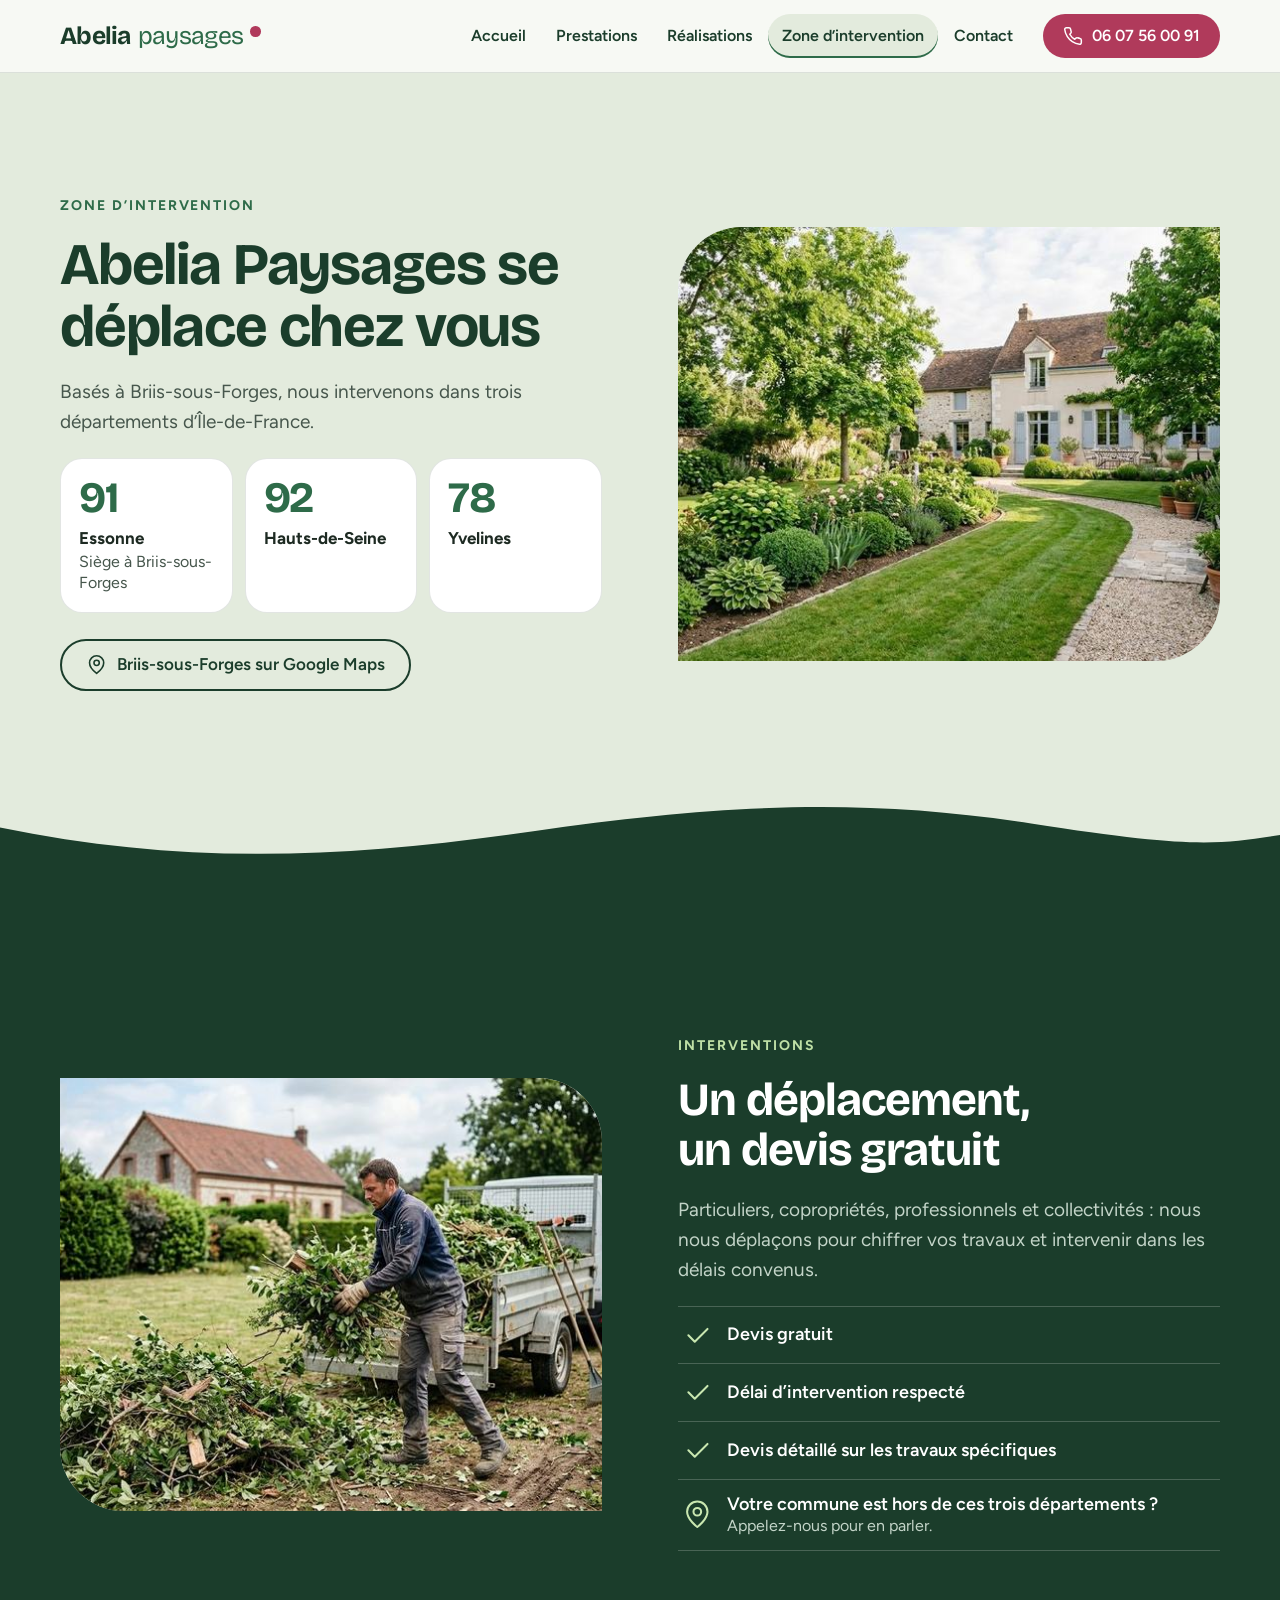
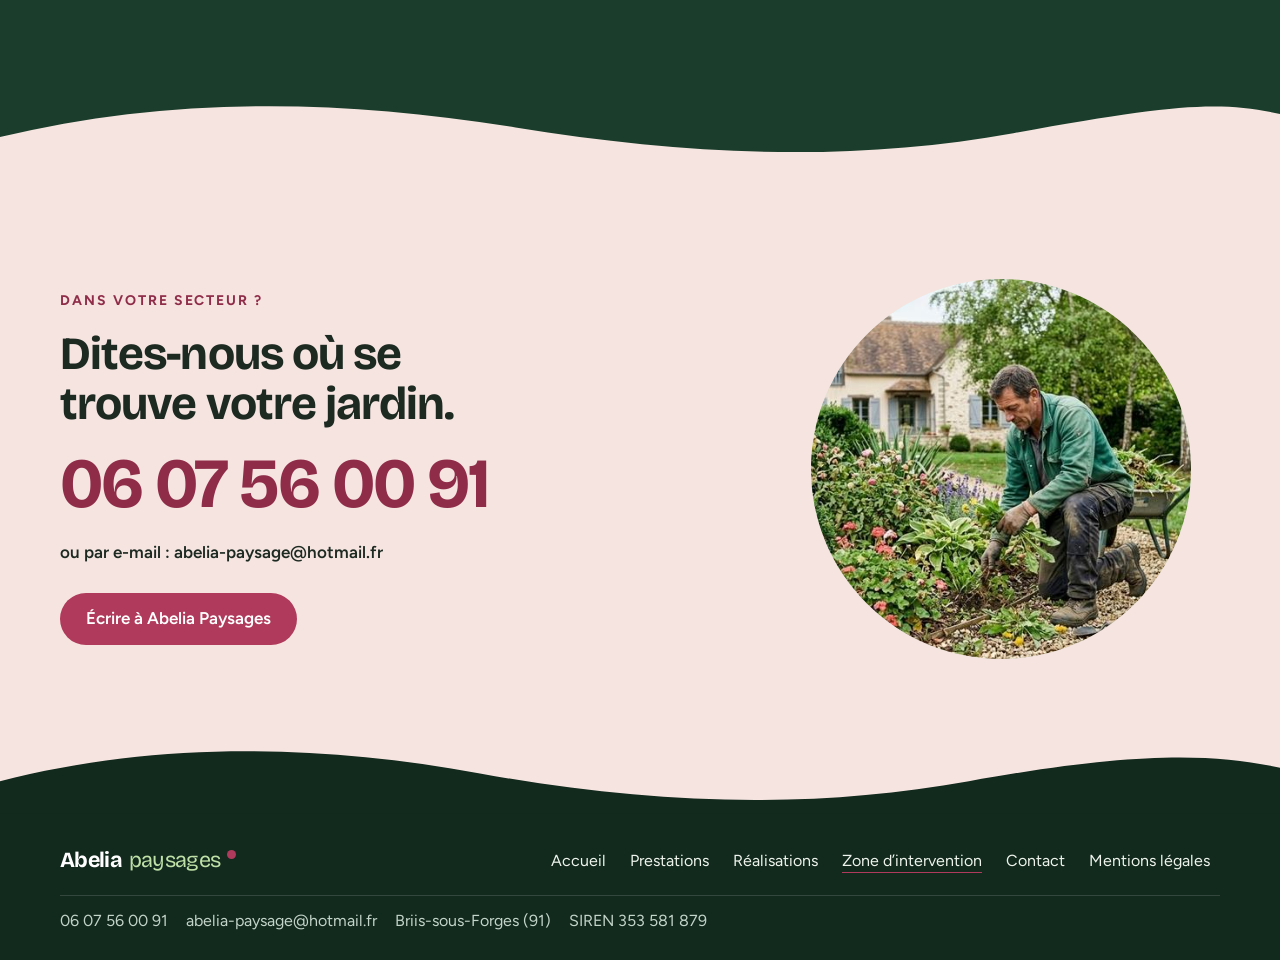
<file: zone-intervention.html>
<!doctype html>
<html lang="fr">
<head>
<meta charset="utf-8">
<meta name="viewport" content="width=device-width,initial-scale=1">
<title>Zone d’intervention | Abelia Paysages, Essonne, Hauts-de-Seine, Yvelines</title>
<meta name="description" content="Abelia Paysages, basé à Briis-sous-Forges, se déplace dans l’Essonne (91), les Hauts-de-Seine (92) et les Yvelines (78).">
<link rel="icon" href="favicon.svg" type="image/svg+xml">
<link rel="preconnect" href="https://fonts.googleapis.com">
<link rel="preconnect" href="https://fonts.gstatic.com" crossorigin>
<link rel="stylesheet" href="https://fonts.googleapis.com/css2?family=Bricolage+Grotesque:opsz,wght@12..96,400..800&amp;family=Figtree:wght@400;500;600;700&amp;display=swap">
<link rel="stylesheet" href="style.css">
</head>
<body>
<svg width="0" height="0" style="position:absolute" aria-hidden="true" focusable="false">
  <symbol id="i-phone" viewBox="0 0 24 24"><path d="M22 16.9v3a2 2 0 0 1-2.2 2 19.8 19.8 0 0 1-8.6-3.1 19.5 19.5 0 0 1-6-6A19.8 19.8 0 0 1 2.1 4.2 2 2 0 0 1 4.1 2h3a2 2 0 0 1 2 1.7c.1 1 .4 1.9.7 2.8a2 2 0 0 1-.5 2.1L8.1 9.9a16 16 0 0 0 6 6l1.3-1.3a2 2 0 0 1 2.1-.4c.9.3 1.8.6 2.8.7a2 2 0 0 1 1.7 2z"/></symbol>
  <symbol id="i-mail" viewBox="0 0 24 24"><rect x="2" y="4" width="20" height="16" rx="2"/><path d="m22 7-10 6L2 7"/></symbol>
  <symbol id="i-pin" viewBox="0 0 24 24"><path d="M20 10c0 6-8 12-8 12S4 16 4 10a8 8 0 0 1 16 0z"/><circle cx="12" cy="10" r="3"/></symbol>
  <symbol id="i-drop" viewBox="0 0 24 24"><path d="M12 22a7 7 0 0 0 7-7c0-4-7-12-7-12S5 11 5 15a7 7 0 0 0 7 7z"/></symbol>
  <symbol id="i-tree" viewBox="0 0 24 24"><circle cx="12" cy="9" r="6"/><path d="M12 15v7M9 22h6"/></symbol>
  <symbol id="i-sprout" viewBox="0 0 24 24"><path d="M12 22v-9"/><path d="M12 13c0-4-3-6-7-6 0 4 3 6 7 6z"/><path d="M12 11c0-3 2-5 6-5 0 3-2 5-6 5z"/></symbol>
  <symbol id="i-bricks" viewBox="0 0 24 24"><rect x="3" y="4" width="18" height="16" rx="1"/><path d="M3 9.3h18M3 14.7h18M9 4v5.3M15 9.3v5.4M9 14.7V20"/></symbol>
  <symbol id="i-tiles" viewBox="0 0 24 24"><rect x="3" y="3" width="8" height="8" rx="1"/><rect x="13" y="3" width="8" height="8" rx="1"/><rect x="3" y="13" width="8" height="8" rx="1"/><rect x="13" y="13" width="8" height="8" rx="1"/></symbol>
  <symbol id="i-fence" viewBox="0 0 24 24"><path d="M4 21V8l2-3 2 3v13M10 21V8l2-3 2 3v13M16 21V8l2-3 2 3v13M2 13h20M2 18h20"/></symbol>
  <symbol id="i-house" viewBox="0 0 24 24"><path d="M3 10.5 12 3l9 7.5V21H3z"/><path d="M9 21v-6h6v6"/></symbol>
  <symbol id="i-scissors" viewBox="0 0 24 24"><circle cx="6" cy="6" r="3"/><circle cx="6" cy="18" r="3"/><path d="M20 4 8.1 15.9M14.5 14.5 20 20M8.1 8.1 12 12"/></symbol>
  <symbol id="i-leaf" viewBox="0 0 24 24"><path d="M11 20A7 7 0 0 1 9.8 6.1C15.5 5 17 4.5 19 2c1 2 2 4.2 2 8 0 5.5-4.8 10-10 10z"/><path d="M2 21c0-3 1.9-5.6 5-7"/></symbol>
  <symbol id="i-cal" viewBox="0 0 24 24"><rect x="3" y="4" width="18" height="18" rx="2"/><path d="M16 2v4M8 2v4M3 10h18"/></symbol>
  <symbol id="i-check" viewBox="0 0 24 24"><path d="m5 12 5 5L20 7"/></symbol>
  <symbol id="i-copy" viewBox="0 0 24 24"><rect x="9" y="9" width="12" height="12" rx="2"/><path d="M5 15V5a2 2 0 0 1 2-2h10"/></symbol>
  <symbol id="i-arrow" viewBox="0 0 24 24"><path d="M5 12h14M13 6l6 6-6 6"/></symbol>
  <symbol id="i-building" viewBox="0 0 24 24"><rect x="5" y="3" width="14" height="18" rx="1"/><path d="M9 7h2M13 7h2M9 11h2M13 11h2M9 15h2M13 15h2M10 21v-3h4v3"/></symbol>
  <symbol id="i-flag" viewBox="0 0 24 24"><path d="M5 22V3M5 4h12l-2 4 2 4H5"/></symbol>
</svg>

<header class="hdr">
  <div class="wrap hdr__in">
    <a class="logo" href="https://webaunet.github.io/ABELIA-PAYSAGES/" aria-label="Abelia Paysages, accueil"><b>Abelia</b><span>paysages</span><i aria-hidden="true"></i></a>
    <nav class="nav" id="nav" aria-label="Navigation principale">
      <a href="index.html">Accueil</a>
      <a href="prestations.html">Prestations</a>
      <a href="realisations.html">Réalisations</a>
      <a href="zone-intervention.html" aria-current="page">Zone d’intervention</a>
      <a href="contact.html">Contact</a>
    </nav>
    <a class="btn btn--rose btn--sm hdr__cta" href="tel:+33607560091" aria-label="Appeler Abelia Paysages au 06 07 56 00 91">
      <svg class="ico" aria-hidden="true"><use href="#i-phone"/></svg><span class="cta-num">06 07 56 00 91</span><span class="cta-lbl">Appeler</span>
    </a>
    <button class="burger" id="burger" type="button" aria-expanded="false" aria-controls="nav" aria-label="Ouvrir le menu"><span></span></button>
  </div>
</header>

<main>
  <section class="phead bg-sage" style="--next:var(--forest)" aria-labelledby="h1">
    <div class="wrap split">
      <div class="copy">
        <p class="eyebrow">Zone d’intervention</p>
        <h1 id="h1">Abelia Paysages se déplace chez vous</h1>
        <p class="lead">Basés à Briis-sous-Forges, nous intervenons dans trois départements d’Île-de-France.</p>
        <div class="depts">
          <div class="dept"><b>91</b><div><span>Essonne</span><small>Siège à Briis-sous-Forges</small></div></div>
          <div class="dept"><b>92</b><div><span>Hauts-de-Seine</span></div></div>
          <div class="dept"><b>78</b><div><span>Yvelines</span></div></div>
        </div>
        <div class="actions"><a class="btn btn--ink" href="https://www.google.com/maps/search/?api=1&amp;query=Briis-sous-Forges+91640" target="_blank" rel="noopener"><svg class="ico" aria-hidden="true"><use href="#i-pin"/></svg>Briis-sous-Forges sur Google Maps<span class="sr"> (nouvel onglet)</span></a></div>
      </div>
      <figure class="photo leaf-ph"><img src="images/entretien-jardin-800.jpg" width="800" height="436" fetchpriority="high" style="object-position:50% 55%" alt="Un jardin soigné : allée de gravier bordée de massifs fleuris et de pelouse, menant à une maison en pierre."></figure>
    </div>
    <svg class="wave" viewBox="0 0 1440 80" preserveAspectRatio="none" aria-hidden="true"><path d="M0 40C200 78 380 74 600 44s380-34 560-8 210 22 280 12V80H0z"/></svg>
  </section>

  <section class="sec bg-forest" id="deplacement" style="--next:var(--blush)" aria-labelledby="h-d">
    <div class="wrap split">
      <figure class="photo leaf-ph flip"><img src="images/dechets-verts.jpg" width="800" height="436" loading="lazy" style="object-position:60% 50%" alt="Un jardinier charge des branchages sur une remorque, une camionnette blanche garée derrière lui."></figure>
      <div class="copy">
        <p class="eyebrow">Interventions</p>
        <h2 id="h-d">Un déplacement, un devis gratuit</h2>
        <p class="lead">Particuliers, copropriétés, professionnels et collectivités : nous nous déplaçons pour chiffrer vos travaux et intervenir dans les délais convenus.</p>
        <ul class="rows">
          <li><svg class="ico" aria-hidden="true"><use href="#i-check"/></svg><span>Devis gratuit</span></li>
          <li><svg class="ico" aria-hidden="true"><use href="#i-check"/></svg><span>Délai d’intervention respecté</span></li>
          <li><svg class="ico" aria-hidden="true"><use href="#i-check"/></svg><span>Devis détaillé sur les travaux spécifiques</span></li>
          <li><svg class="ico" aria-hidden="true"><use href="#i-pin"/></svg><span>Votre commune est hors de ces trois départements ?<small>Appelez-nous pour en parler.</small></span></li>
        </ul>
      </div>
    </div>
    <svg class="wave" viewBox="0 0 1440 80" preserveAspectRatio="none" aria-hidden="true"><path d="M0 50C190 8 380 10 580 40s380 36 560 6 230-34 300-20V80H0z"/></svg>
  </section>

  <section class="sec bg-blush" id="appel" style="min-height:min(72svh,680px);--next:var(--ink)" aria-labelledby="h-a">
    <div class="wrap callband">
      <div class="copy">
        <p class="eyebrow">Dans votre secteur ?</p>
        <h2 id="h-a">Dites-nous où se trouve votre jardin.</h2>
        <a class="bignum" href="tel:+33607560091" aria-label="Appeler le 06 07 56 00 91">06 07 56 00 91</a>
        <p class="mailline">ou par e-mail : abelia-paysage@hotmail.fr</p>
        <div class="actions"><a class="btn btn--rose" href="contact.html">Écrire à Abelia Paysages</a></div>
      </div>
      <figure class="photo round"><img src="images/desherbage.jpg" width="800" height="437" loading="lazy" style="object-position:62% 50%" alt="Un jardinier accroupi désherbe un massif de vivaces et de fleurs, à côté d’une brouette."></figure>
    </div>
    <svg class="wave" viewBox="0 0 1440 80" preserveAspectRatio="none" aria-hidden="true"><path d="M0 46C170 6 350 6 540 38s370 38 550 8 270-30 350-14V80H0z"/></svg>
  </section>
</main>

<footer class="ftr on-dark">
  <div class="wrap ftr__in">
    <a class="logo" href="https://webaunet.github.io/ABELIA-PAYSAGES/" aria-label="Abelia Paysages, accueil"><b>Abelia</b><span>paysages</span><i aria-hidden="true"></i></a>
    <nav class="ftr__links" aria-label="Liens du pied de page"><a href="index.html">Accueil</a><a href="prestations.html">Prestations</a><a href="realisations.html">Réalisations</a><a href="zone-intervention.html" aria-current="page">Zone d’intervention</a><a href="contact.html">Contact</a><a href="mentions-legales.html">Mentions légales</a></nav>
    <p class="ftr__meta"><span class="m-hide">06 07 56 00 91</span><span>abelia-paysage@hotmail.fr</span><span>Briis-sous-Forges (91)</span><span class="m-hide">SIREN 353 581 879</span></p>
  </div>
</footer>

<div class="toast" id="toast" role="status" aria-live="polite"></div>
<script src="script.js" defer></script>
</body>
</html>
</file>
<file: style.css>
/* Concept : paysagiste de proximité. Vert forêt + rose d'abélia, cadres photo à coins en feuille, bandes ondulées entre sections. */
:root{
  --ink:#12291E; --forest:#1B3D2B; --leaf:#2E6B49; --sage:#E3EBDD; --paper:#F7F9F4; --blush:#F6E4E0;
  --rose:#B03A5B; --rose-dark:#8F2D49; --white:#fff;
  --text:#1D2A22; --muted:#46564C; --line:rgba(18,41,30,.12);
  --on-dark:#EEF4EB; --on-dark-muted:#C3D4C8; --focus:#8F2D49;
  --font-display:"Bricolage Grotesque","Trebuchet MS",system-ui,sans-serif;
  --font-body:"Figtree",system-ui,-apple-system,"Segoe UI",sans-serif;
  --hdr:72px; --leaf-r:clamp(28px,5vw,72px); --wave-h:clamp(40px,6vw,90px);
  --gut:max(clamp(16px,4vw,40px),env(safe-area-inset-left,0px));
  --gut-r:max(clamp(16px,4vw,40px),env(safe-area-inset-right,0px));
  color-scheme:light;
}
*,*::before,*::after{box-sizing:border-box}
html{scroll-behavior:smooth}
@media (prefers-reduced-motion:reduce){html{scroll-behavior:auto}*{transition:none!important}}
body{margin:0;background:var(--paper);color:var(--text);font:400 1.0625rem/1.6 var(--font-body);-webkit-font-smoothing:antialiased;overflow-x:clip}
body::before{content:"";position:fixed;inset:0 0 auto;height:env(safe-area-inset-top,0px);z-index:60;background:var(--paper)}
img{display:block;max-width:100%;height:auto}
a{color:inherit}
h1,h2,h3{font-family:var(--font-display);font-optical-sizing:auto;margin:0;text-wrap:balance;letter-spacing:-.02em}
p{margin:0}
ul{margin:0;padding:0;list-style:none}
:focus-visible{outline:3px solid var(--focus);outline-offset:3px;border-radius:6px}
.on-dark{--focus:#F6C3D1}
.wrap{width:100%;max-width:1240px;margin-inline:auto;padding-left:var(--gut);padding-right:var(--gut-r)}
.ico{width:1.25em;height:1.25em;flex:none;fill:none;stroke:currentColor;stroke-width:1.8;stroke-linecap:round;stroke-linejoin:round}

/* Boutons */
.btn{display:inline-flex;align-items:center;justify-content:center;gap:.6em;min-height:52px;padding:0 1.5rem;border-radius:999px;border:2px solid transparent;font:600 1.0625rem/1 var(--font-body);text-decoration:none;cursor:pointer;transition:background .18s,color .18s,border-color .18s,transform .18s}
.btn--rose{background:var(--rose);color:#fff}
.btn--rose:hover{background:var(--rose-dark)}
.btn--line{border-color:currentColor;background:transparent}
.btn--line:hover{background:rgba(255,255,255,.14)}
.btn--ink{border-color:var(--forest);color:var(--forest);background:transparent}
.btn--ink:hover{background:var(--forest);color:#fff}
.btn--sm{min-height:44px;padding:0 1.1rem;font-size:1rem}
.btn:active{transform:translateY(1px)}

/* En-tête */
.hdr{position:sticky;top:env(safe-area-inset-top,0px);z-index:50;background:rgba(247,249,244,.96);backdrop-filter:blur(8px);-webkit-backdrop-filter:blur(8px);border-bottom:1px solid var(--line)}
.hdr__in{display:flex;align-items:center;gap:16px;height:var(--hdr)}
.logo{min-width:0;display:inline-flex;align-items:baseline;gap:.3em;font:700 1.55rem/1 var(--font-display);letter-spacing:-.03em;color:var(--forest);text-decoration:none;min-height:44px;align-items:center}
.logo b{font-weight:700}
.logo span{font-weight:400;color:var(--leaf)}
.logo i{width:.42em;height:.42em;border-radius:50%;background:var(--rose);align-self:flex-start;margin-top:.5em}
.nav{margin-left:auto;display:flex;gap:2px}
.nav a{display:inline-flex;align-items:center;min-height:44px;padding:0 14px;border-radius:999px;font-weight:600;font-size:1rem;color:var(--forest);text-decoration:none;transition:background .15s}
.nav a:hover{background:rgba(46,107,73,.12)}
.nav a[aria-current="page"]{background:var(--sage);box-shadow:inset 0 -2px 0 var(--leaf)}
.hdr__cta{white-space:nowrap}
.burger{display:none;width:48px;height:48px;border:1px solid var(--line);border-radius:50%;background:#fff;cursor:pointer;align-items:center;justify-content:center;padding:0}
.burger span,.burger span::before,.burger span::after{display:block;width:20px;height:2px;background:var(--forest);border-radius:2px;transition:transform .2s,opacity .2s}
.burger span{position:relative}
.burger span::before,.burger span::after{content:"";position:absolute;left:0}
.burger span::before{top:-6px}.burger span::after{top:6px}
.burger[aria-expanded="true"] span{background:transparent}
.burger[aria-expanded="true"] span::before{transform:translateY(6px) rotate(45deg)}
.burger[aria-expanded="true"] span::after{transform:translateY(-6px) rotate(-45deg)}
@media (max-width:980px){
  .hdr__cta{margin-left:auto}
  .burger{display:inline-flex}
  .nav{display:none;position:absolute;left:0;right:0;top:100%;flex-direction:column;gap:0;margin:0;background:var(--paper);padding:8px var(--gut-r) 16px var(--gut);border-bottom:1px solid var(--line);box-shadow:0 18px 30px rgba(18,41,30,.12)}
  .nav.is-open{display:flex}
  .nav a{min-height:52px;font-size:1.125rem;border-radius:12px;padding:0 14px}
}
@media (max-width:560px){.cta-num{display:none}}
@media (max-width:480px){.hdr__in{gap:8px}.logo{font-size:1.3rem}.hdr__cta{padding:0 .9rem}}
@media (min-width:561px){.cta-lbl{display:none}}

/* Sections */
.sec{position:relative;min-height:100svh;display:flex;flex-direction:column;justify-content:center;padding-block:clamp(40px,8vh,112px) calc(var(--wave-h) + clamp(24px,4vh,64px));overflow-x:clip;scroll-margin-top:var(--hdr)}
.wave{position:absolute;left:0;bottom:-1px;width:100%;height:var(--wave-h);fill:var(--next);display:block;pointer-events:none}
.eyebrow{font:700 .875rem/1.2 var(--font-body);letter-spacing:.14em;text-transform:uppercase;color:var(--leaf)}
.on-dark .eyebrow{color:#BFE0A6}
h2{font-size:clamp(2rem,3.6vw,3.15rem);line-height:1.08;font-weight:700}
.lead{font-size:1.1875rem;max-width:34rem}
.split{display:grid;grid-template-columns:minmax(0,1fr) minmax(0,1fr);gap:clamp(32px,6vw,88px);align-items:center}
.copy{display:flex;flex-direction:column;gap:20px;min-width:0}
.actions{display:flex;flex-wrap:wrap;gap:12px;margin-top:6px}
.photo{position:relative;overflow:hidden;background:var(--sage)}
.photo img{width:100%;height:100%;object-fit:cover}
@media (max-width:820px){.split{grid-template-columns:minmax(0,1fr)}}

/* Hero */
.hero{position:relative;min-height:calc(100svh - var(--hdr));display:flex;align-items:center;color:#fff;overflow-x:clip;padding-block:56px calc(var(--wave-h) + 40px);--next:var(--paper);--focus:#F6C3D1}
.hero__img{position:absolute;inset:0;width:100%;height:100%;object-fit:cover;object-position:73% 36%}
.hero .wave{z-index:3}
.hero::before{content:"";position:absolute;inset:0;z-index:1;background:linear-gradient(90deg,rgba(10,28,19,.86) 0%,rgba(10,28,19,.62) 42%,rgba(10,28,19,.08) 78%)}
.hero__in{position:relative;z-index:2;display:flex;flex-direction:column;gap:clamp(28px,5vh,56px)}
.hero__copy{display:flex;flex-direction:column;gap:22px;max-width:40rem}
.hero .eyebrow{color:#CFE8B8}
h1{font-size:clamp(2.4rem,5.4vw,4.6rem);line-height:1.02;font-weight:700}
.hero p.lead{color:#EAF1E8}
.facts{display:grid;grid-template-columns:repeat(3,minmax(0,1fr));gap:12px;max-width:44rem}
.fact{padding:14px 16px;border-radius:18px;background:rgba(10,28,19,.55);border:1px solid rgba(255,255,255,.2);backdrop-filter:blur(6px);-webkit-backdrop-filter:blur(6px)}
.fact b{display:block;font:700 1.45rem/1.1 var(--font-display);letter-spacing:-.02em}
.fact span{display:block;margin-top:4px;font-size:1rem;line-height:1.3;color:#E2ECE0}
@media (max-width:700px){
  .hero::before{background:linear-gradient(180deg,rgba(10,28,19,.55) 0%,rgba(10,28,19,.8) 55%,rgba(10,28,19,.9) 100%)}
  .hero__img{object-position:78% 30%}
  .facts{gap:8px}.fact{padding:12px 10px}.fact b{font-size:1.15rem}
}

/* Aménager */
.s-amenager{background:var(--paper);--next:var(--forest)}
.stack{position:relative;padding-bottom:12%;min-width:0}
.stack__main{width:88%;aspect-ratio:4/3;border-radius:var(--leaf-r) 0 var(--leaf-r) 0}
.stack__main img{object-position:72% 50%}
.stack__small{position:absolute;right:0;bottom:0;width:50%;aspect-ratio:4/3;border-radius:0 32px 0 32px;border:6px solid var(--paper);box-sizing:content-box;max-width:calc(50% - 12px)}
.stack__small img{object-position:85% 50%}
.tiles{display:grid;grid-template-columns:repeat(2,minmax(0,1fr));gap:12px}
.tile{display:flex;align-items:center;gap:12px;padding:12px 14px;background:#fff;border:1px solid var(--line);border-radius:18px;font-weight:600;line-height:1.3;min-width:0}
.tile .ico{width:44px;height:44px;padding:10px;border-radius:50%;background:var(--sage);color:var(--leaf);stroke-width:1.7}
.also{font-size:1rem;color:var(--muted);max-width:34rem}
.also b{color:var(--forest)}
@media (max-width:460px){.tiles{grid-template-columns:minmax(0,1fr)}}

/* Entretenir */
.s-entretenir{background:var(--forest);color:var(--on-dark);--next:var(--blush)}
.s-entretenir h2{color:#fff}
.s-entretenir .lead{color:var(--on-dark-muted)}
.s-entretenir .tile{background:rgba(255,255,255,.07);border-color:rgba(255,255,255,.16);color:var(--on-dark)}
.s-entretenir .tile .ico{background:rgba(255,255,255,.12);color:#C9E7B0}
.contract{display:flex;gap:16px;align-items:center;padding:18px 20px;border-radius:24px;background:var(--blush);color:var(--ink)}
.contract .ico{width:52px;height:52px;padding:12px;border-radius:50%;background:var(--rose);color:#fff;stroke-width:1.7}
.contract b{display:block;font:700 1.2rem/1.2 var(--font-display);color:var(--ink)}
.contract span{display:block;margin-top:2px;font-size:1rem;color:#4A3A3D}
.mosaic{display:grid;grid-template-columns:1fr 1fr;grid-template-rows:1fr 1fr;gap:12px;aspect-ratio:1/.9;min-width:0}
.mosaic .photo:nth-child(1){grid-row:1/3;border-radius:var(--leaf-r) 0 0 0}
.mosaic .photo:nth-child(1) img{object-position:34% 50%}
.mosaic .photo:nth-child(2){border-radius:0 28px 0 0}
.mosaic .photo:nth-child(2) img{object-position:68% 50%}
.mosaic .photo:nth-child(3){border-radius:0 0 var(--leaf-r) 0}
.mosaic .photo:nth-child(3) img{object-position:68% 50%}
@media (min-width:821px){.s-entretenir .split{grid-template-columns:minmax(0,1fr) minmax(0,1.02fr)}}
@media (max-width:820px){.s-entretenir .mosaic{order:-1}}

/* Pour qui */
.s-pour{background:var(--blush);color:var(--ink);--next:var(--leaf);--focus:var(--rose-dark)}
.s-pour .eyebrow{color:var(--rose-dark)}
.head{display:flex;flex-direction:column;gap:12px;max-width:44rem;margin-bottom:clamp(24px,4vw,40px)}
.cards{display:grid;grid-template-columns:repeat(3,minmax(0,1fr));gap:16px;margin-bottom:clamp(16px,2.5vw,24px)}
.card{display:flex;flex-direction:column;gap:10px;padding:22px;background:rgba(255,255,255,.7);border:1px solid rgba(143,45,73,.16);border-radius:24px}
.card .ico{width:44px;height:44px;padding:10px;border-radius:50%;background:var(--rose);color:#fff;stroke-width:1.7}
.card h3{font-size:1.35rem;line-height:1.15;font-weight:700}
.card p{font-size:1.0625rem;color:#3B3033}
.about{display:grid;grid-template-columns:minmax(0,5fr) minmax(0,7fr);background:#fff;border-radius:0 var(--leaf-r) 0 var(--leaf-r);overflow:hidden;box-shadow:0 20px 44px rgba(90,30,50,.12)}
.about .photo{min-height:260px;border-radius:0}
.about .photo img{object-position:70% 50%}
.about__body{display:flex;flex-direction:column;gap:14px;padding:clamp(22px,3vw,36px);min-width:0}
.about h3{font-size:1.6rem;line-height:1.12;font-weight:700;color:var(--forest)}
.checks{display:grid;grid-template-columns:repeat(2,minmax(0,1fr));gap:8px 18px}
.checks li{display:flex;gap:8px;align-items:flex-start;font-weight:600;line-height:1.35}
.checks .ico{color:var(--leaf);width:1.3em;height:1.3em;margin-top:.08em;stroke-width:2.2}
.quote{margin:0;padding-top:14px;border-top:1px solid var(--line);color:#3B3033}
.quote p{font-style:italic}
.quote footer{margin-top:4px;font-size:1rem;color:var(--muted)}
@media (max-width:820px){.cards{grid-template-columns:minmax(0,1fr)}.about{grid-template-columns:minmax(0,1fr)}.about .photo{min-height:0;aspect-ratio:16/8}}
@media (max-width:520px){.checks{grid-template-columns:minmax(0,1fr)}}

/* Contact */
.s-contact{background:var(--leaf);color:#fff;--next:var(--ink)}
.s-contact h2{color:#fff}
.s-contact .eyebrow{color:#D4EDBE}
.s-contact .lead{color:#F1F7EE}
@media (min-width:821px){.s-contact .split{grid-template-columns:minmax(0,1.15fr) minmax(0,.85fr)}}
.lines{display:flex;flex-direction:column;gap:12px}
.line{display:flex;flex-wrap:wrap;align-items:center;gap:10px 14px;padding:14px 16px;border-radius:20px;background:rgba(10,28,19,.28);border:1px solid rgba(255,255,255,.22)}
.line__id{display:flex;align-items:center;gap:12px;min-width:0;flex:1 1 17rem}
.line__id .ico{width:44px;height:44px;padding:10px;border-radius:50%;background:rgba(255,255,255,.16);stroke-width:1.7}
.line__id small{display:block;font-size:.9375rem;color:#D9EAD2;line-height:1.2}
.line__id strong{display:block;font:700 1.25rem/1.25 var(--font-display);letter-spacing:-.01em;overflow-wrap:anywhere;user-select:all}
.line__act{display:flex;flex-wrap:wrap;gap:8px}
.btn--glass{background:rgba(255,255,255,.14);color:#fff;border-color:rgba(255,255,255,.4)}
.btn--glass:hover{background:rgba(255,255,255,.26)}
.btn--white{background:#fff;color:var(--forest)}
.btn--white:hover{background:var(--sage)}
.zone{display:flex;flex-wrap:wrap;gap:8px}
.zone li{padding:8px 14px;border-radius:999px;background:rgba(255,255,255,.16);font-weight:600;font-size:1rem}
.contact__ph{border-radius:var(--leaf-r) 0 var(--leaf-r) 0;aspect-ratio:4/3.3}
.contact__ph img{object-position:50% 60%}
@media (max-width:820px){.contact__ph{aspect-ratio:16/9}}

/* Pied de page */
.ftr{background:var(--ink);color:var(--on-dark-muted);padding-block:26px calc(26px + env(safe-area-inset-bottom,0px));--focus:#F6C3D1}
.ftr__in{display:flex;flex-wrap:wrap;align-items:center;justify-content:space-between;gap:12px 28px}
.ftr .logo{color:#fff;font-size:1.35rem}
.ftr .logo span{color:#BFE0A6}
.ftr__links{display:flex;flex-wrap:wrap;gap:0 4px}
.ftr__links a{display:inline-flex;align-items:center;min-height:44px;padding:0 10px;text-decoration:none;color:var(--on-dark);font-size:1rem}
.ftr__links a:hover{text-decoration:underline;text-underline-offset:4px}
.ftr__meta{flex-basis:100%;display:flex;flex-wrap:wrap;gap:4px 18px;font-size:1rem;border-top:1px solid rgba(255,255,255,.14);padding-top:12px}
@media (max-width:700px){.ftr{padding-block:14px calc(12px + env(safe-area-inset-bottom,0px))}.ftr__in{gap:4px 12px}.ftr__links{display:grid;grid-template-columns:repeat(3,minmax(0,1fr));flex-basis:100%;order:3}.ftr__links a{min-height:44px;padding:0 6px;font-size:.9375rem;line-height:1.15}.ftr__meta{padding-top:8px;gap:2px 14px;font-size:.9375rem;order:4}.m-hide{display:none}}

/* Notification */
.toast{position:fixed;left:50%;bottom:calc(20px + env(safe-area-inset-bottom,0px));transform:translate(-50%,24px);z-index:80;max-width:min(92vw,30rem);padding:14px 20px;border-radius:16px;background:var(--ink);color:#fff;font-weight:600;box-shadow:0 12px 30px rgba(0,0,0,.28);opacity:0;pointer-events:none;transition:opacity .2s,transform .2s;text-align:center}
.toast.is-on{opacity:1;transform:translate(-50%,0)}
.sr{position:absolute;width:1px;height:1px;overflow:hidden;clip:rect(0 0 0 0);white-space:nowrap}

/* ===== Pages intérieures ===== */
[hidden]{display:none!important}
figure{margin:0}
.bg-paper{background:var(--paper)}
.bg-sage{background:var(--sage)}
.bg-blush{background:var(--blush)}
.bg-forest{background:var(--forest);color:var(--on-dark);--focus:#F6C3D1}
.bg-leaf{background:var(--leaf);color:#fff;--focus:#F6C3D1}
.bg-forest h2,.bg-forest h3,.bg-leaf h2{color:#fff}
.bg-forest .eyebrow{color:#BFE0A6}
.bg-leaf .eyebrow{color:#D4EDBE}
.bg-forest .lead{color:var(--on-dark-muted)}
.bg-leaf .lead{color:#F1F7EE}
.bg-blush .eyebrow{color:var(--rose-dark)}
.bg-blush{--focus:var(--rose-dark)}

/* En-têtes de page */
.phead{position:relative;overflow-x:clip;display:flex;flex-direction:column;justify-content:center;min-height:min(88svh,860px);padding-block:clamp(36px,7vh,88px) calc(var(--wave-h) + clamp(20px,4vh,48px));scroll-margin-top:var(--hdr)}
.phead h1{font-size:clamp(2.3rem,4.6vw,3.9rem);color:var(--forest);line-height:1.04}
.phead .lead{color:var(--muted)}
.cascade{display:grid;gap:12px;min-width:0}
.cascade .photo{width:68%;aspect-ratio:16/9}
.cascade .photo:nth-child(1){border-radius:var(--leaf-r) 0 0 0}
.cascade .photo:nth-child(2){margin-left:auto;border-radius:0 28px 0 28px}
.cascade .photo:nth-child(3){border-radius:0 0 var(--leaf-r) 0}
@media (max-width:820px){.cascade{grid-template-columns:repeat(3,minmax(0,1fr))}.cascade .photo{width:auto;margin:0;aspect-ratio:4/5;border-radius:0 24px 0 24px!important}}
.fan{position:relative;aspect-ratio:16/10;min-width:0}
.fan .photo{position:absolute;width:58%;aspect-ratio:4/3;border:6px solid #fff;border-radius:22px;box-shadow:0 18px 40px rgba(60,20,35,.22);background:#fff}
.fan .photo:nth-child(1){left:0;top:12%;transform:rotate(-7deg)}
.fan .photo:nth-child(2){left:21%;top:0;transform:rotate(1deg);z-index:2}
.fan .photo:nth-child(3){right:0;top:14%;transform:rotate(7deg)}

.banner{position:relative;overflow-x:clip;color:#fff;display:flex;align-items:center;min-height:clamp(280px,50svh,440px);padding-block:48px calc(var(--wave-h) + 16px);--focus:#F6C3D1}
.banner>img{position:absolute;inset:0;width:100%;height:100%;object-fit:cover}
.banner::before{content:"";position:absolute;inset:0;z-index:1;background:linear-gradient(90deg,rgba(10,28,19,.86),rgba(10,28,19,.55) 60%,rgba(10,28,19,.3))}
.banner .wrap{position:relative;z-index:2;display:flex;flex-direction:column;gap:14px}
.banner .eyebrow{color:#CFE8B8}
.banner h1{color:#fff;font-size:clamp(2.2rem,4.6vw,3.6rem);line-height:1.05}
.banner .lead{color:#EAF1E8}
.banner .wave{z-index:3}

/* Listes en lignes */
.rows{display:grid;border-top:1px solid var(--line)}
.rows li{display:flex;align-items:center;gap:14px;padding:13px 4px;border-bottom:1px solid var(--line);font-weight:600;font-size:1.125rem;line-height:1.3}
.rows .ico{color:var(--leaf);width:1.7em;height:1.7em;flex:none;stroke-width:1.6}
.rows small{display:block;font-weight:400;color:var(--muted);font-size:1rem}
.bg-forest .rows,.bg-forest .rows li{border-color:rgba(255,255,255,.2)}
.bg-forest .rows li{color:#fff}
.bg-forest .rows .ico{color:#C9E7B0}
.bg-forest .rows small{color:var(--on-dark-muted)}
.leaf-ph{border-radius:var(--leaf-r) 0 var(--leaf-r) 0;aspect-ratio:4/3.2;min-width:0}
.leaf-ph.flip{border-radius:0 var(--leaf-r) 0 var(--leaf-r)}

/* Panneau d'engagements */
.panel{display:grid;grid-template-columns:repeat(3,minmax(0,1fr));background:#fff;border-radius:0 var(--leaf-r) 0 var(--leaf-r);box-shadow:0 20px 44px rgba(90,30,50,.12);overflow:hidden;color:var(--text)}
.panel>div{padding:clamp(20px,3vw,34px);border-left:1px solid var(--line);display:flex;flex-direction:column;gap:12px;min-width:0}
.panel>div:first-child{border-left:0}
.panel h3{font-size:1.4rem;color:var(--forest)}
.panel li{display:flex;gap:8px;align-items:flex-start;line-height:1.4;margin-top:8px}
.panel li:first-child{margin-top:0}
.panel .ico{color:var(--leaf);margin-top:.15em;stroke-width:2.2}
@media (max-width:820px){.panel{grid-template-columns:minmax(0,1fr)}.panel>div{border-left:0;border-top:1px solid var(--line)}.panel>div:first-child{border-top:0}}

/* Bandeaux de contact */
.band-photo{position:relative;overflow-x:clip;color:#fff;display:flex;align-items:center;min-height:min(80svh,760px);padding-block:calc(var(--wave-h) + clamp(24px,5vh,64px)) calc(var(--wave-h) + 32px);--focus:#F6C3D1}
.wave--top{top:-1px;bottom:auto;fill:var(--prev);transform:scaleY(-1)}
.band-photo>img{position:absolute;inset:0;width:100%;height:100%;object-fit:cover}
.band-photo::before{content:"";position:absolute;inset:0;z-index:1;background:linear-gradient(90deg,rgba(18,41,30,.9),rgba(18,41,30,.55) 70%,rgba(18,41,30,.3))}
.band-photo .wrap{position:relative;z-index:2}
.band-photo .wave{z-index:3}
.band-photo h2{color:#fff}
.band-photo .copy{max-width:36rem}
.callband{display:grid;grid-template-columns:minmax(0,1.2fr) minmax(0,.8fr);gap:clamp(24px,5vw,64px);align-items:center}
.bignum{display:inline-block;font:700 clamp(2.1rem,6vw,4.4rem)/1 var(--font-display);letter-spacing:-.03em;color:var(--rose-dark);text-decoration:none}
.bignum:hover{text-decoration:underline;text-underline-offset:6px}
.round{border-radius:50%;aspect-ratio:1;width:100%;max-width:380px;justify-self:center}
.mailline{font-weight:600;overflow-wrap:anywhere}
@media (max-width:820px){.callband{grid-template-columns:minmax(0,1fr)}.round{max-width:260px;justify-self:start}}

/* Galerie */
.filters{display:flex;flex-wrap:wrap;gap:8px}
.fbtn{min-height:44px;padding:0 18px;border-radius:999px;border:2px solid var(--forest);background:transparent;color:var(--forest);font:600 1rem/1 var(--font-body);cursor:pointer;transition:background .15s,color .15s}
.fbtn:hover{background:var(--sage)}
.fbtn[aria-pressed="true"]{background:var(--forest);color:#fff}
.gal{display:grid;grid-template-columns:repeat(4,minmax(0,1fr));gap:14px}

.gal figure{display:flex;flex-direction:column;gap:8px;min-width:0}
.gal .photo{aspect-ratio:4/3;border-radius:0 24px 0 24px}
.gal figcaption{font-weight:600;font-size:1rem;line-height:1.3}
@media (max-width:760px){.gal{grid-template-columns:repeat(3,minmax(0,1fr));gap:10px}}
@media (max-width:560px){.gal{grid-template-columns:repeat(2,minmax(0,1fr))}}
.gcount{color:var(--muted);font-size:1rem}
.domains{display:grid;grid-template-columns:repeat(3,minmax(0,1fr));gap:16px}
.domain{padding:22px;border-radius:24px;background:rgba(255,255,255,.07);border:1px solid rgba(255,255,255,.18);display:flex;flex-direction:column;gap:12px}
.domain h3{font-size:1.35rem;line-height:1.15}
.domain .ico{width:44px;height:44px;padding:10px;border-radius:50%;background:rgba(255,255,255,.12);color:#C9E7B0;stroke-width:1.7}
.domain ul{display:flex;flex-wrap:wrap;gap:8px}
.domain li{padding:7px 14px;border-radius:999px;background:rgba(255,255,255,.14);font-weight:600;font-size:1rem}
@media (max-width:820px){.domains{grid-template-columns:minmax(0,1fr)}}

/* Zone */
.depts{display:grid;grid-template-columns:repeat(3,minmax(0,1fr));gap:12px}
.dept{padding:18px;border-radius:22px;background:#fff;border:1px solid var(--line);min-width:0}
.dept b{display:block;font:700 2.7rem/1 var(--font-display);color:var(--leaf);letter-spacing:-.03em}
.dept span{display:block;margin-top:8px;font-weight:700;line-height:1.2}
.dept small{display:block;margin-top:4px;color:var(--muted);font-size:1rem;line-height:1.3}
@media (max-width:560px){.depts{grid-template-columns:minmax(0,1fr)}.dept{display:flex;align-items:center;gap:16px}.dept b{font-size:2.3rem;min-width:2.3ch}.dept span{margin-top:0}}

/* Contact et formulaire */
.formwrap{display:grid;grid-template-columns:minmax(0,1.45fr) minmax(0,1fr);gap:clamp(24px,4vw,56px);align-items:start}
.form{background:#fff;border-radius:0 var(--leaf-r) 0 var(--leaf-r);padding:clamp(20px,3.5vw,40px);box-shadow:0 20px 44px rgba(18,41,30,.1);display:grid;grid-template-columns:repeat(2,minmax(0,1fr));gap:16px}
.form h2{grid-column:1/-1;font-size:clamp(1.6rem,2.6vw,2.2rem);color:var(--forest)}
.form .note{grid-column:1/-1;color:var(--muted);font-size:1rem;margin-top:-8px}
.field{display:flex;flex-direction:column;gap:6px;min-width:0}
.field.full{grid-column:1/-1}
.field label{font-weight:600}
.field label i{color:var(--rose-dark);font-style:normal}
.input{width:100%;min-height:50px;padding:10px 14px;border:1.5px solid #7F9187;border-radius:14px;background:#fff;font:400 1.0625rem/1.4 var(--font-body);color:var(--text)}
textarea.input{min-height:130px;resize:vertical}
.input:focus-visible{outline:3px solid var(--leaf);outline-offset:1px;border-color:var(--leaf)}
.input[aria-invalid="true"]{border-color:#B3261E;background:#FFF8F7}
.err{color:#B3261E;font-weight:600;font-size:1rem;line-height:1.3}
.err:empty{display:none}
.form__act{grid-column:1/-1;display:flex;flex-wrap:wrap;gap:12px;align-items:center}
.recap{grid-column:1/-1;background:var(--sage);border-radius:20px;padding:18px;display:grid;gap:12px}
.recap h3{font-size:1.3rem;color:var(--forest)}
.recap textarea{width:100%;min-height:230px;padding:12px 14px;border:1.5px solid #7F9187;border-radius:14px;background:#fff;font:400 1rem/1.5 var(--font-body);color:var(--text);resize:vertical}
.recap__act{display:flex;flex-wrap:wrap;gap:10px}
.recap p{font-size:1rem;color:var(--muted)}
.lines--light .line{background:#fff;border-color:var(--line);color:var(--text)}
.lines--light .line__id .ico{background:var(--sage);color:var(--leaf)}
.lines--light .line__id small{color:var(--muted)}
.lines--light .btn--glass{background:transparent;color:var(--forest);border-color:var(--forest)}
.lines--light .btn--glass:hover{background:var(--sage)}
.lines--light .btn--white{background:var(--forest);color:#fff}
.lines--light .btn--white:hover{background:var(--leaf)}
.aside{display:flex;flex-direction:column;gap:16px;min-width:0}
.aside .zone li{background:var(--sage);color:var(--forest)}
.aside .photo{aspect-ratio:16/9;border-radius:0 28px 0 28px}
@media (max-width:820px){.formwrap{grid-template-columns:minmax(0,1fr)}}
@media (max-width:560px){.form{grid-template-columns:minmax(0,1fr)}}

/* Mentions légales */
.legal{max-width:50rem}
.legal h2{font-size:1.5rem;margin-top:1.8em;color:var(--forest)}
.legal h2:first-child{margin-top:0}
.legal p,.legal ul{margin-top:.6em}
.legal li{margin-top:.3em;padding-left:1.1em;position:relative}
.legal li::before{content:"";position:absolute;left:0;top:.7em;width:.45em;height:.45em;border-radius:50%;background:var(--rose)}
.legal a{color:var(--rose-dark);font-weight:600}
.ftr__links a[aria-current="page"]{text-decoration:underline;text-underline-offset:6px;text-decoration-color:var(--rose)}
</file>
